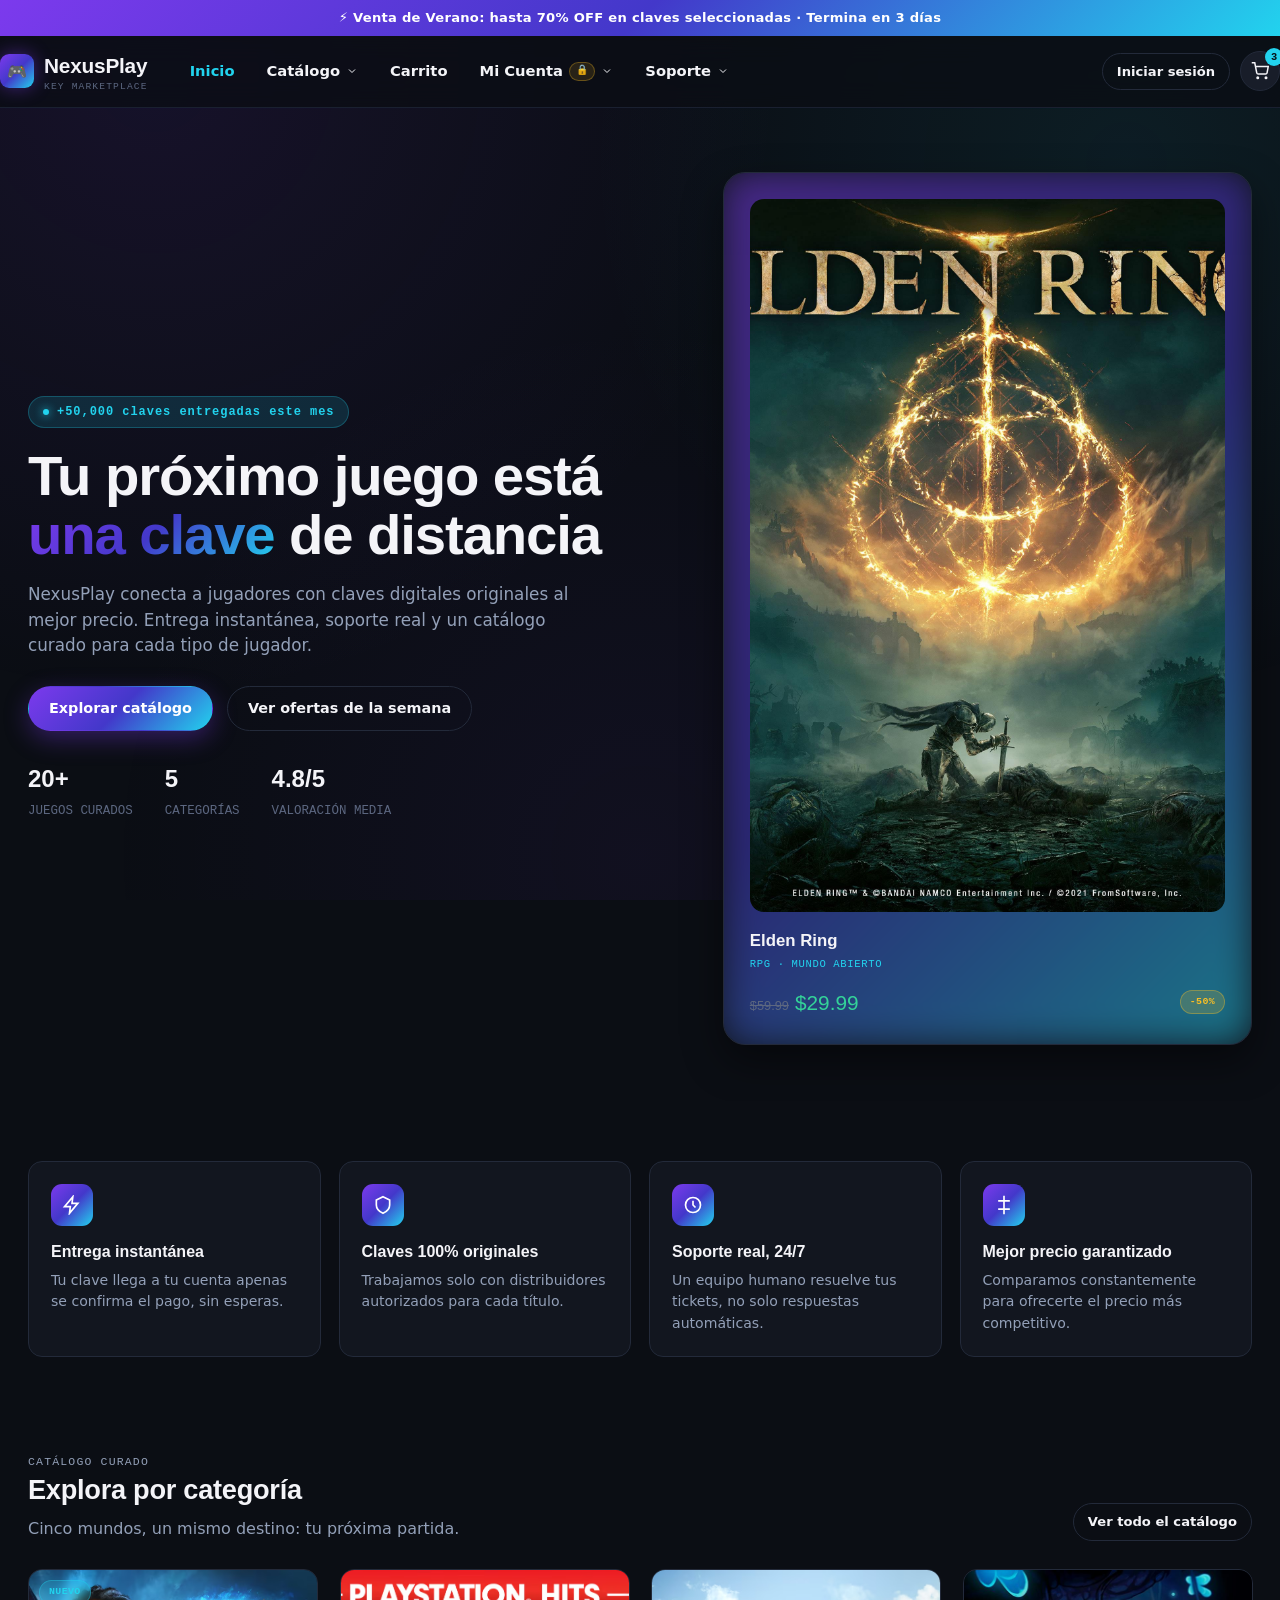
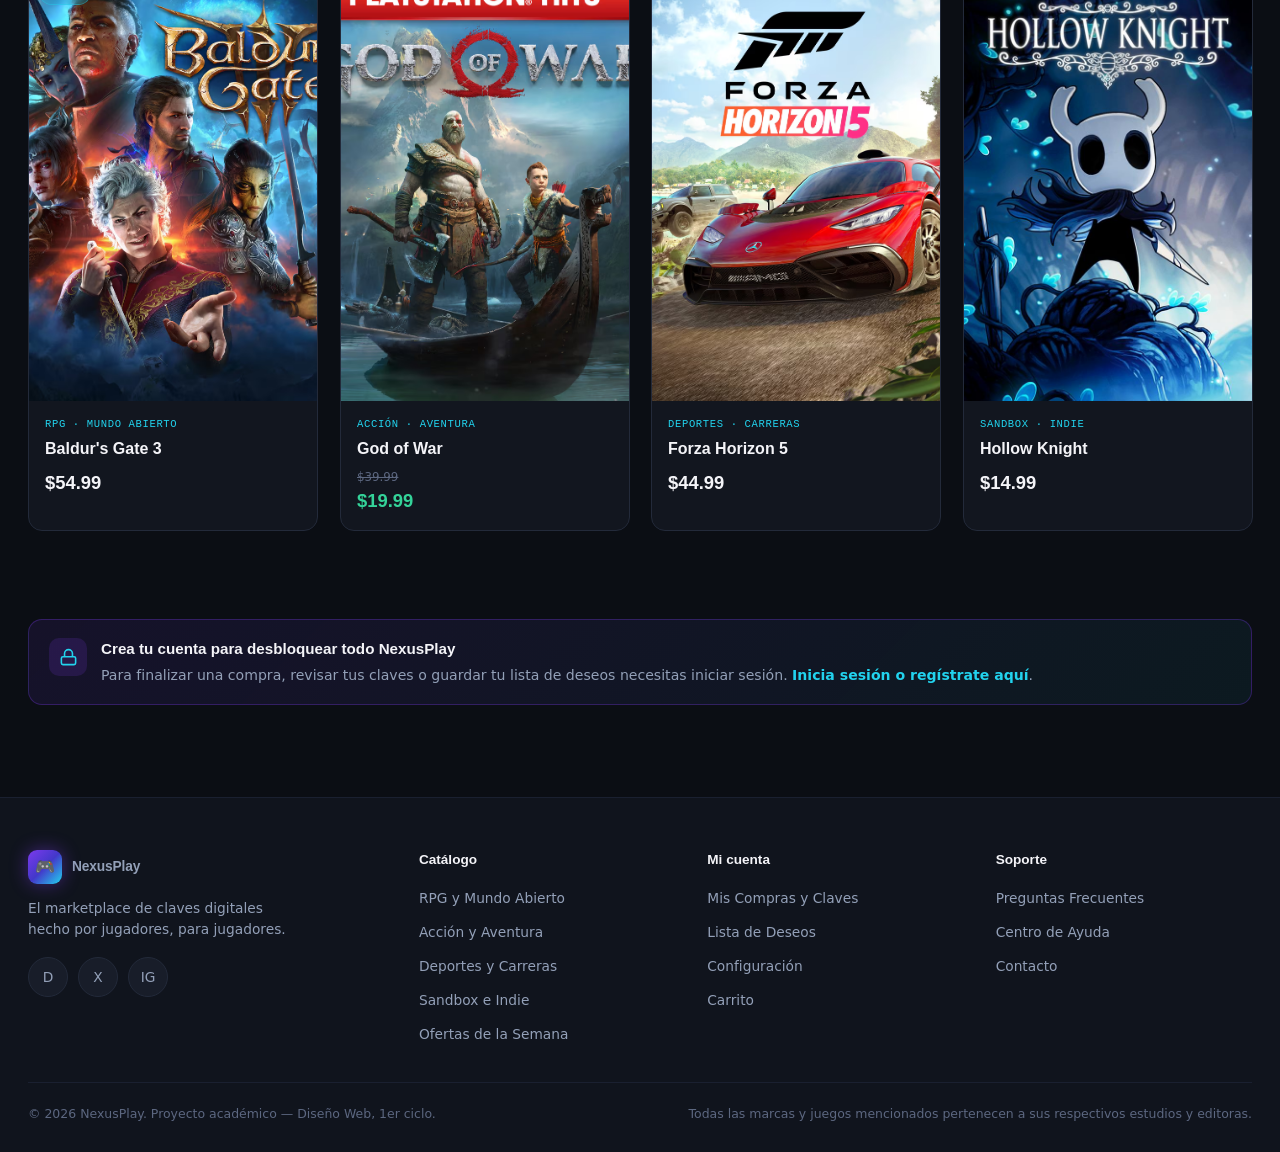
<file: index.html>
<!DOCTYPE html>
<html lang="es">
<head>
<meta charset="UTF-8">
<meta name="viewport" content="width=device-width, initial-scale=1.0">
<title>NexusPlay — Tu arsenal de claves digitales</title>
<meta name="description" content="Marketplace de claves digitales de videojuegos al mejor precio. RPG, acción, deportes, indie y más.">
<link rel="stylesheet" href="styles/main.css">
</head>
<body>

<div class="announce">⚡ Venta de Verano: hasta 70% OFF en claves seleccionadas · Termina en 3 días</div>

<header class="site-header">
  <div class="wrap nav">
    <a href="index.html" class="brand">
      <span class="mark">🎮</span>
      <span>
        NexusPlay
        <small>KEY MARKETPLACE</small>
      </span>
    </a>

    <ul class="main-nav">
      <li><a href="index.html" class="nav-link is-active">Inicio</a></li>

      <li class="has-dropdown">
        <a href="pages/productos.html" class="nav-link">
          Catálogo
          <svg width="12" height="12" viewBox="0 0 24 24" fill="none" stroke="currentColor" stroke-width="2"><path d="M6 9l6 6 6-6"/></svg>
        </a>
        <div class="dropdown">
          <a href="pages/productos.html#rpg">RPG y Mundo Abierto<span class="sub-desc">Aventuras épicas y narrativas extensas</span></a>
          <a href="pages/productos.html#accion">Acción y Aventura<span class="sub-desc">Combate, terror y adrenalina</span></a>
          <a href="pages/productos.html#deportes">Deportes y Carreras<span class="sub-desc">Simuladores y velocidad</span></a>
          <a href="pages/productos.html#indie">Sandbox e Indie<span class="sub-desc">Creatividad y experiencias únicas</span></a>
          <a href="pages/productos.html#ofertas">Ofertas de la Semana<span class="sub-desc">Descuentos por tiempo limitado</span></a>
        </div>
      </li>

      <li><a href="pages/carrito.html" class="nav-link">Carrito</a></li>

      <li class="has-dropdown">
        <a href="pages/perfil.html" class="nav-link">
          Mi Cuenta <span class="lock-tag">🔒</span>
          <svg width="12" height="12" viewBox="0 0 24 24" fill="none" stroke="currentColor" stroke-width="2"><path d="M6 9l6 6 6-6"/></svg>
        </a>
        <div class="dropdown">
          <a href="pages/perfil.html#mis-compras">Mis Compras y Claves<span class="sub-desc">Historial y códigos adquiridos</span></a>
          <a href="pages/perfil.html#lista-deseos">Lista de Deseos<span class="sub-desc">Guarda juegos para después</span></a>
          <a href="pages/perfil.html#configuracion">Configuración de Perfil<span class="sub-desc">Datos personales y seguridad</span></a>
        </div>
      </li>

      <li class="has-dropdown">
        <a href="pages/soporte.html" class="nav-link">
          Soporte
          <svg width="12" height="12" viewBox="0 0 24 24" fill="none" stroke="currentColor" stroke-width="2"><path d="M6 9l6 6 6-6"/></svg>
        </a>
        <div class="dropdown">
          <a href="pages/soporte.html#faq">Preguntas Frecuentes<span class="sub-desc">Respuestas inmediatas sin esperar</span></a>
          <a href="pages/soporte.html#ayuda">Centro de Ayuda <span class="lock-tag">🔒</span><span class="sub-desc">Tickets de soporte personalizado</span></a>
          <a href="pages/soporte.html#contacto">Contacto<span class="sub-desc">Escríbenos directamente</span></a>
        </div>
      </li>
    </ul>

    <div class="nav-actions">
      <a href="pages/perfil.html" class="btn btn-ghost btn-sm">Iniciar sesión</a>
      <a href="pages/carrito.html" class="icon-btn" aria-label="Ver carrito">
        <svg viewBox="0 0 24 24" fill="none" stroke="currentColor" stroke-width="2"><circle cx="9" cy="21" r="1"/><circle cx="20" cy="21" r="1"/><path d="M1 1h4l2.68 13.39a2 2 0 002 1.61h9.72a2 2 0 002-1.61L23 6H6"/></svg>
        <span class="badge-count">3</span>
      </a>
      <button class="menu-toggle" aria-label="Abrir menú">
        <svg viewBox="0 0 24 24" fill="none" stroke="currentColor" stroke-width="2"><path d="M3 12h18M3 6h18M3 18h18"/></svg>
      </button>
    </div>
  </div>
</header>

<div class="mobile-drawer">
  <div class="drawer-panel">
    <button class="drawer-close icon-btn" aria-label="Cerrar menú">
      <svg viewBox="0 0 24 24" fill="none" stroke="currentColor" stroke-width="2"><path d="M18 6L6 18M6 6l12 12"/></svg>
    </button>
    <ul class="main-nav">
      <li><a href="index.html" class="nav-link is-active">Inicio</a></li>
      <li class="has-dropdown">
        <a href="pages/productos.html" class="nav-link">Catálogo</a>
        <div class="dropdown">
          <a href="pages/productos.html#rpg">RPG y Mundo Abierto</a>
          <a href="pages/productos.html#accion">Acción y Aventura</a>
          <a href="pages/productos.html#deportes">Deportes y Carreras</a>
          <a href="pages/productos.html#indie">Sandbox e Indie</a>
          <a href="pages/productos.html#ofertas">Ofertas de la Semana</a>
        </div>
      </li>
      <li><a href="pages/carrito.html" class="nav-link">Carrito</a></li>
      <li class="has-dropdown">
        <a href="pages/perfil.html" class="nav-link">Mi Cuenta 🔒</a>
        <div class="dropdown">
          <a href="pages/perfil.html#mis-compras">Mis Compras y Claves</a>
          <a href="pages/perfil.html#lista-deseos">Lista de Deseos</a>
          <a href="pages/perfil.html#configuracion">Configuración de Perfil</a>
        </div>
      </li>
      <li class="has-dropdown">
        <a href="pages/soporte.html" class="nav-link">Soporte</a>
        <div class="dropdown">
          <a href="pages/soporte.html#faq">Preguntas Frecuentes</a>
          <a href="pages/soporte.html#ayuda">Centro de Ayuda 🔒</a>
          <a href="pages/soporte.html#contacto">Contacto</a>
        </div>
      </li>
    </ul>
  </div>
</div>

<main>

  <section class="hero">
    <div class="wrap hero-grid">
      <div>
        <span class="eyebrow"><span class="dot"></span> +50,000 claves entregadas este mes</span>
        <h1>Tu próximo juego está <span class="accent-text">una clave</span> de distancia</h1>
        <p class="lead">NexusPlay conecta a jugadores con claves digitales originales al mejor precio. Entrega instantánea, soporte real y un catálogo curado para cada tipo de jugador.</p>
        <div class="hero-ctas">
          <a href="pages/productos.html" class="btn btn-primary">Explorar catálogo</a>
          <a href="pages/productos.html#ofertas" class="btn btn-ghost">Ver ofertas de la semana</a>
        </div>
        <div class="hero-stats">
          <div class="stat"><strong>20+</strong><span>JUEGOS CURADOS</span></div>
          <div class="stat"><strong>5</strong><span>CATEGORÍAS</span></div>
          <div class="stat"><strong>4.8/5</strong><span>VALORACIÓN MEDIA</span></div>
        </div>
      </div>

      <div class="hero-card-zone">
        <div class="holo-card">
          <div class="holo-cover">
            <img src="images/eldenring.jpg" alt="Carátula de Elden Ring">
          </div>
          <p class="holo-title">Elden Ring</p>
          <p class="card-cat" style="margin:0;">RPG · Mundo Abierto</p>
          <div class="holo-meta">
            <div class="holo-price"><span class="old">$59.99</span>$29.99</div>
            <span class="tag tag-sale">-50%</span>
          </div>
        </div>
      </div>
    </div>
  </section>

  <section class="section-tight">
    <div class="wrap">
      <div class="value-grid">
        <div class="value-card">
          <div class="icon"><svg viewBox="0 0 24 24" fill="none" stroke="currentColor" stroke-width="2"><path d="M13 2L3 14h7l-1 8 10-12h-7l1-8z"/></svg></div>
          <h3>Entrega instantánea</h3>
          <p>Tu clave llega a tu cuenta apenas se confirma el pago, sin esperas.</p>
        </div>
        <div class="value-card">
          <div class="icon"><svg viewBox="0 0 24 24" fill="none" stroke="currentColor" stroke-width="2"><path d="M12 2l8 4v6c0 5-3.5 8-8 10-4.5-2-8-5-8-10V6l8-4z"/></svg></div>
          <h3>Claves 100% originales</h3>
          <p>Trabajamos solo con distribuidores autorizados para cada título.</p>
        </div>
        <div class="value-card">
          <div class="icon"><svg viewBox="0 0 24 24" fill="none" stroke="currentColor" stroke-width="2"><circle cx="12" cy="12" r="9"/><path d="M12 7v5l3 3"/></svg></div>
          <h3>Soporte real, 24/7</h3>
          <p>Un equipo humano resuelve tus tickets, no solo respuestas automáticas.</p>
        </div>
        <div class="value-card">
          <div class="icon"><svg viewBox="0 0 24 24" fill="none" stroke="currentColor" stroke-width="2"><path d="M12 1v22M5 7h14M5 17h14"/></svg></div>
          <h3>Mejor precio garantizado</h3>
          <p>Comparamos constantemente para ofrecerte el precio más competitivo.</p>
        </div>
      </div>
    </div>
  </section>

  <section class="section">
    <div class="wrap">
      <div class="section-head">
        <div>
          <p class="section-tag">Catálogo curado</p>
          <h2>Explora por categoría</h2>
          <p class="desc">Cinco mundos, un mismo destino: tu próxima partida.</p>
        </div>
        <a href="pages/productos.html" class="btn btn-ghost btn-sm">Ver todo el catálogo</a>
      </div>

      <div class="game-grid">

        <a href="pages/productos.html#rpg" class="game-card" data-category="rpg">
          <div class="card-glow"></div>
          <div class="card-cover">
            <img src="images/baldursgate.jpg" alt="Carátula de Baldur's Gate 3">
            <span class="card-badge"><span class="tag tag-new">NUEVO</span></span>
          </div>
          <div class="card-body">
            <p class="card-cat">RPG · Mundo Abierto</p>
            <h3 class="card-title">Baldur's Gate 3</h3>
            <div class="card-footer">
              <div class="price-block"><span class="price">$54.99</span></div>
            </div>
          </div>
        </a>

        <a href="pages/productos.html#accion" class="game-card" data-category="accion">
          <div class="card-glow"></div>
          <div class="card-cover">
            <img src="images/godofwar.jpg" alt="Carátula de God of War">
          </div>
          <div class="card-body">
            <p class="card-cat">Acción · Aventura</p>
            <h3 class="card-title">God of War</h3>
            <div class="card-footer">
              <div class="price-block"><span class="old-price">$39.99</span><span class="price on-sale">$19.99</span></div>
            </div>
          </div>
        </a>

        <a href="pages/productos.html#deportes" class="game-card" data-category="deportes">
          <div class="card-glow"></div>
          <div class="card-cover">
            <img src="images/forzahorizon5.jpg" alt="Carátula de Forza Horizon 5">
          </div>
          <div class="card-body">
            <p class="card-cat">Deportes · Carreras</p>
            <h3 class="card-title">Forza Horizon 5</h3>
            <div class="card-footer">
              <div class="price-block"><span class="price">$44.99</span></div>
            </div>
          </div>
        </a>

        <a href="pages/productos.html#indie" class="game-card" data-category="indie">
          <div class="card-glow"></div>
          <div class="card-cover">
            <img src="images/hollownight.jpg" alt="Carátula de Hollow Knight">
          </div>
          <div class="card-body">
            <p class="card-cat">Sandbox · Indie</p>
            <h3 class="card-title">Hollow Knight</h3>
            <div class="card-footer">
              <div class="price-block"><span class="price">$14.99</span></div>
            </div>
          </div>
        </a>

      </div>
    </div>
  </section>

  <section class="section-tight">
    <div class="wrap">
      <div class="auth-notice" style="margin-bottom:0;">
        <div class="icon"><svg viewBox="0 0 24 24" fill="none" stroke="currentColor" stroke-width="2"><rect x="3" y="11" width="18" height="10" rx="2"/><path d="M7 11V7a5 5 0 0110 0v4"/></svg></div>
        <div>
          <h4>Crea tu cuenta para desbloquear todo NexusPlay</h4>
          <p>Para finalizar una compra, revisar tus claves o guardar tu lista de deseos necesitas iniciar sesión. <a href="pages/perfil.html">Inicia sesión o regístrate aquí</a>.</p>
        </div>
      </div>
    </div>
  </section>

</main>

<footer class="site-footer">
  <div class="wrap">
    <div class="footer-grid">
      <div class="footer-brand">
        <a href="index.html" class="brand"><span class="mark">🎮</span><span>NexusPlay</span></a>
        <p>El marketplace de claves digitales hecho por jugadores, para jugadores.</p>
        <div class="footer-social">
          <a href="#" class="icon-btn" aria-label="Discord">D</a>
          <a href="#" class="icon-btn" aria-label="X / Twitter">X</a>
          <a href="#" class="icon-btn" aria-label="Instagram">IG</a>
        </div>
      </div>
      <div>
        <h4>Catálogo</h4>
        <ul>
          <li><a href="pages/productos.html#rpg">RPG y Mundo Abierto</a></li>
          <li><a href="pages/productos.html#accion">Acción y Aventura</a></li>
          <li><a href="pages/productos.html#deportes">Deportes y Carreras</a></li>
          <li><a href="pages/productos.html#indie">Sandbox e Indie</a></li>
          <li><a href="pages/productos.html#ofertas">Ofertas de la Semana</a></li>
        </ul>
      </div>
      <div>
        <h4>Mi cuenta</h4>
        <ul>
          <li><a href="pages/perfil.html#mis-compras">Mis Compras y Claves</a></li>
          <li><a href="pages/perfil.html#lista-deseos">Lista de Deseos</a></li>
          <li><a href="pages/perfil.html#configuracion">Configuración</a></li>
          <li><a href="pages/carrito.html">Carrito</a></li>
        </ul>
      </div>
      <div>
        <h4>Soporte</h4>
        <ul>
          <li><a href="pages/soporte.html#faq">Preguntas Frecuentes</a></li>
          <li><a href="pages/soporte.html#ayuda">Centro de Ayuda</a></li>
          <li><a href="pages/soporte.html#contacto">Contacto</a></li>
        </ul>
      </div>
    </div>
    <div class="footer-bottom">
      <span>© 2026 NexusPlay. Proyecto académico — Diseño Web, 1er ciclo.</span>
      <span>Todas las marcas y juegos mencionados pertenecen a sus respectivos estudios y editoras.</span>
    </div>
  </div>
</footer>

<div class="toast">
  <span class="icon"><svg viewBox="0 0 24 24" fill="none" stroke="currentColor" stroke-width="3"><path d="M20 6L9 17l-5-5"/></svg></span>
  <div><strong>Añadido al carrito</strong><span>Producto agregado correctamente</span></div>
</div>

<script src="scripts/main.js"></script>
</body>
</html>
</file>
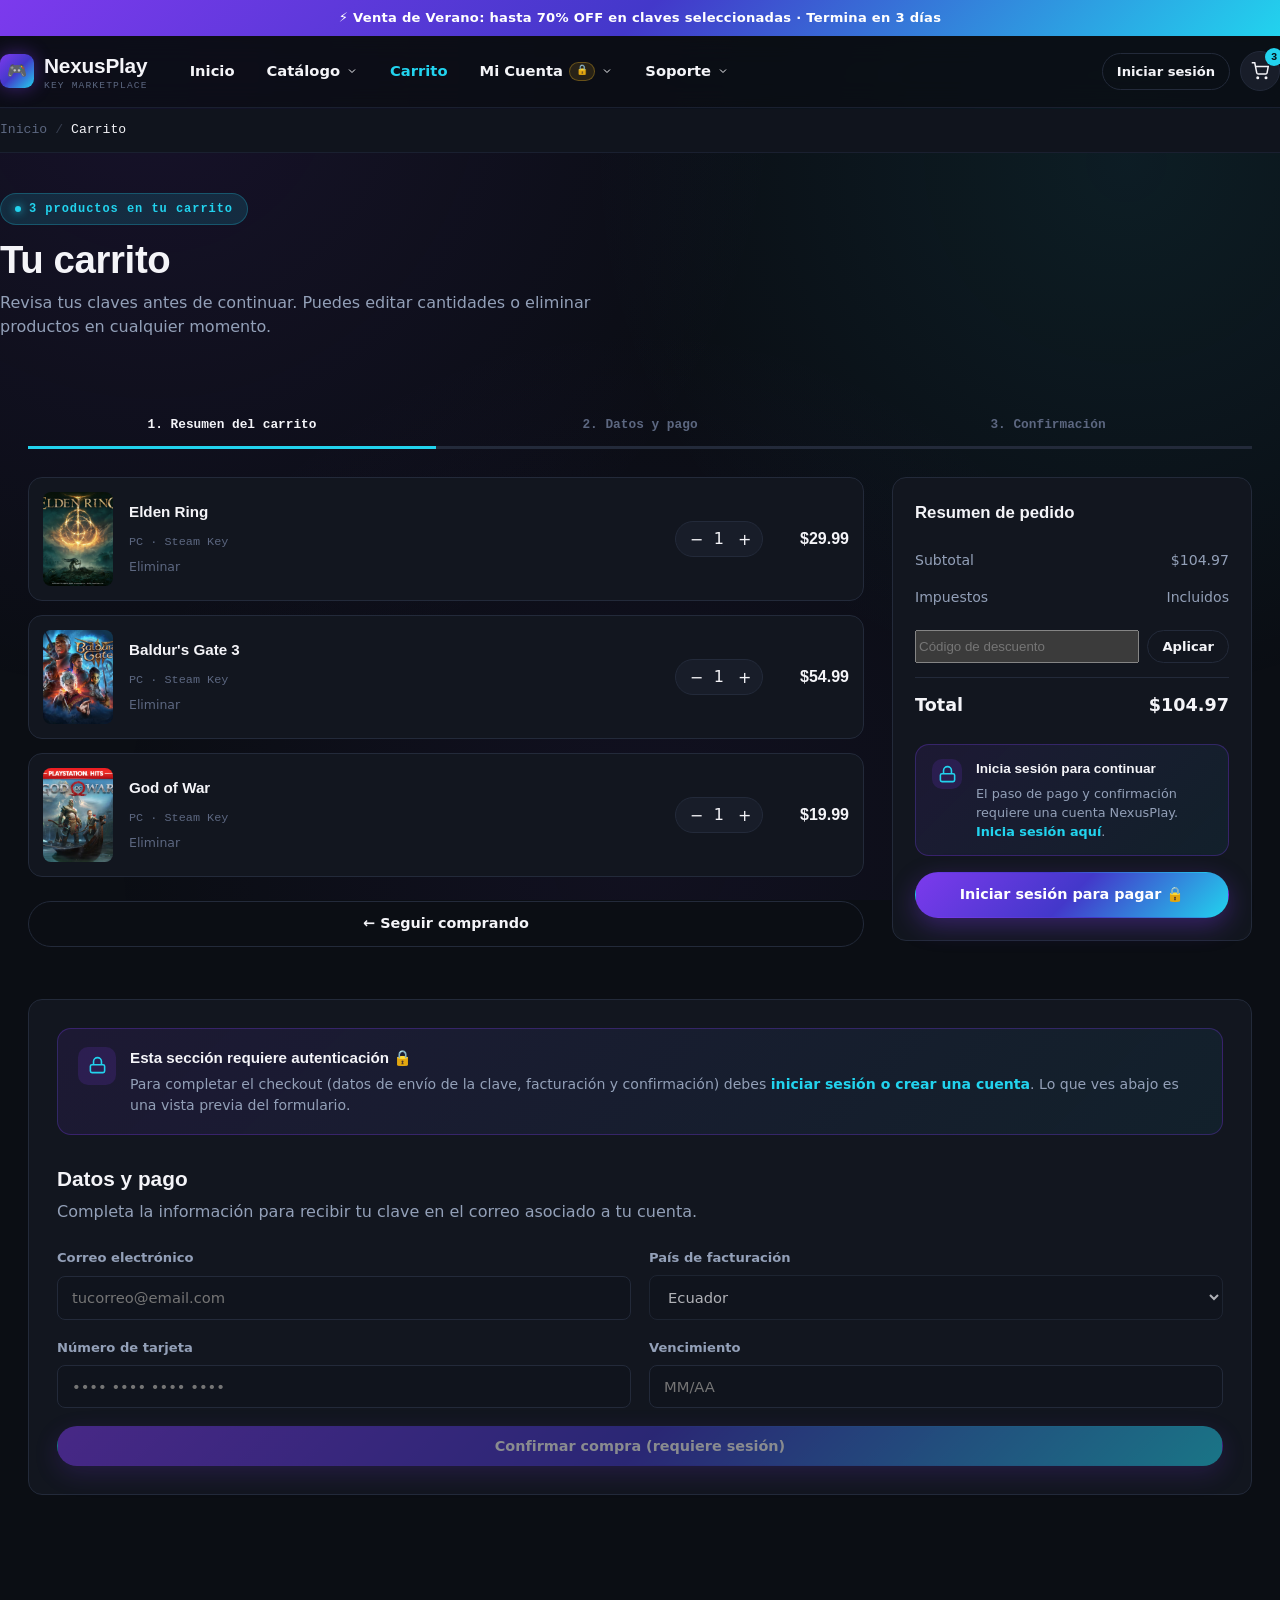
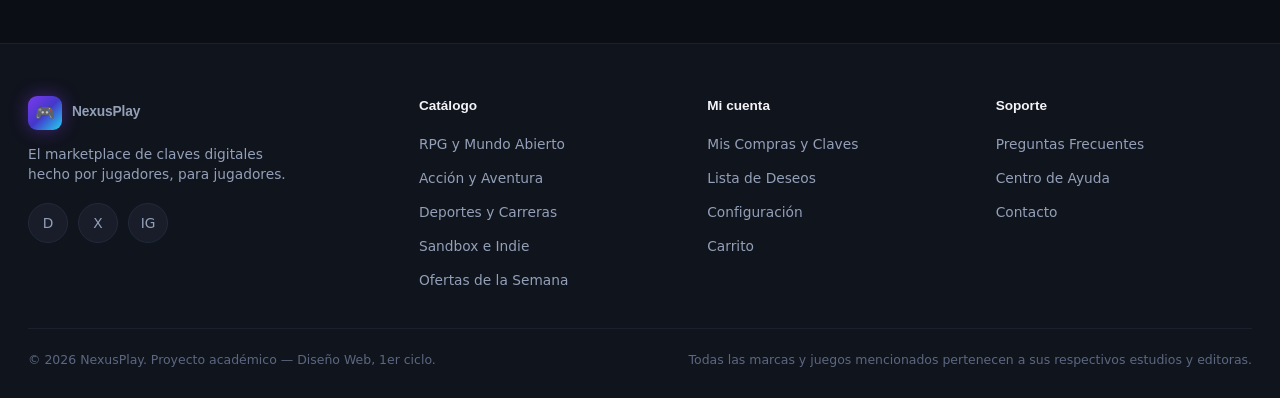
<file: pages/carrito.html>
<!DOCTYPE html>
<html lang="es">
<head>
<meta charset="UTF-8">
<meta name="viewport" content="width=device-width, initial-scale=1.0">
<title>Carrito de Compras | NexusPlay</title>
<link rel="stylesheet" href="../styles/main.css">
</head>
<body>

<div class="announce">⚡ Venta de Verano: hasta 70% OFF en claves seleccionadas · Termina en 3 días</div>

<header class="site-header">
  <div class="wrap nav">
    <a href="../index.html" class="brand">
      <span class="mark">🎮</span>
      <span>NexusPlay<small>KEY MARKETPLACE</small></span>
    </a>

    <ul class="main-nav">
      <li><a href="../index.html" class="nav-link">Inicio</a></li>
      <li class="has-dropdown">
        <a href="productos.html" class="nav-link">
          Catálogo
          <svg width="12" height="12" viewBox="0 0 24 24" fill="none" stroke="currentColor" stroke-width="2"><path d="M6 9l6 6 6-6"/></svg>
        </a>
        <div class="dropdown">
          <a href="productos.html#rpg">RPG y Mundo Abierto<span class="sub-desc">Aventuras épicas y narrativas extensas</span></a>
          <a href="productos.html#accion">Acción y Aventura<span class="sub-desc">Combate, terror y adrenalina</span></a>
          <a href="productos.html#deportes">Deportes y Carreras<span class="sub-desc">Simuladores y velocidad</span></a>
          <a href="productos.html#indie">Sandbox e Indie<span class="sub-desc">Creatividad y experiencias únicas</span></a>
          <a href="productos.html#ofertas">Ofertas de la Semana<span class="sub-desc">Descuentos por tiempo limitado</span></a>
        </div>
      </li>
      <li><a href="carrito.html" class="nav-link is-active">Carrito</a></li>
      <li class="has-dropdown">
        <a href="perfil.html" class="nav-link">
          Mi Cuenta <span class="lock-tag">🔒</span>
          <svg width="12" height="12" viewBox="0 0 24 24" fill="none" stroke="currentColor" stroke-width="2"><path d="M6 9l6 6 6-6"/></svg>
        </a>
        <div class="dropdown">
          <a href="perfil.html#mis-compras">Mis Compras y Claves<span class="sub-desc">Historial y códigos adquiridos</span></a>
          <a href="perfil.html#lista-deseos">Lista de Deseos<span class="sub-desc">Guarda juegos para después</span></a>
          <a href="perfil.html#configuracion">Configuración de Perfil<span class="sub-desc">Datos personales y seguridad</span></a>
        </div>
      </li>
      <li class="has-dropdown">
        <a href="soporte.html" class="nav-link">
          Soporte
          <svg width="12" height="12" viewBox="0 0 24 24" fill="none" stroke="currentColor" stroke-width="2"><path d="M6 9l6 6 6-6"/></svg>
        </a>
        <div class="dropdown">
          <a href="soporte.html#faq">Preguntas Frecuentes<span class="sub-desc">Respuestas inmediatas sin esperar</span></a>
          <a href="soporte.html#ayuda">Centro de Ayuda <span class="lock-tag">🔒</span><span class="sub-desc">Tickets de soporte personalizado</span></a>
          <a href="soporte.html#contacto">Contacto<span class="sub-desc">Escríbenos directamente</span></a>
        </div>
      </li>
    </ul>

    <div class="nav-actions">
      <a href="perfil.html" class="btn btn-ghost btn-sm">Iniciar sesión</a>
      <a href="carrito.html" class="icon-btn" aria-label="Ver carrito">
        <svg viewBox="0 0 24 24" fill="none" stroke="currentColor" stroke-width="2"><circle cx="9" cy="21" r="1"/><circle cx="20" cy="21" r="1"/><path d="M1 1h4l2.68 13.39a2 2 0 002 1.61h9.72a2 2 0 002-1.61L23 6H6"/></svg>
        <span class="badge-count">3</span>
      </a>
      <button class="menu-toggle" aria-label="Abrir menú">
        <svg viewBox="0 0 24 24" fill="none" stroke="currentColor" stroke-width="2"><path d="M3 12h18M3 6h18M3 18h18"/></svg>
      </button>
    </div>
  </div>
</header>

<div class="mobile-drawer">
  <div class="drawer-panel">
    <button class="drawer-close icon-btn" aria-label="Cerrar menú">
      <svg viewBox="0 0 24 24" fill="none" stroke="currentColor" stroke-width="2"><path d="M18 6L6 18M6 6l12 12"/></svg>
    </button>
    <ul class="main-nav">
      <li><a href="../index.html" class="nav-link">Inicio</a></li>
      <li class="has-dropdown">
        <a href="productos.html" class="nav-link">Catálogo</a>
        <div class="dropdown">
          <a href="productos.html#rpg">RPG y Mundo Abierto</a>
          <a href="productos.html#accion">Acción y Aventura</a>
          <a href="productos.html#deportes">Deportes y Carreras</a>
          <a href="productos.html#indie">Sandbox e Indie</a>
          <a href="productos.html#ofertas">Ofertas de la Semana</a>
        </div>
      </li>
      <li><a href="carrito.html" class="nav-link is-active">Carrito</a></li>
      <li class="has-dropdown">
        <a href="perfil.html" class="nav-link">Mi Cuenta 🔒</a>
        <div class="dropdown">
          <a href="perfil.html#mis-compras">Mis Compras y Claves</a>
          <a href="perfil.html#lista-deseos">Lista de Deseos</a>
          <a href="perfil.html#configuracion">Configuración de Perfil</a>
        </div>
      </li>
      <li class="has-dropdown">
        <a href="soporte.html" class="nav-link">Soporte</a>
        <div class="dropdown">
          <a href="soporte.html#faq">Preguntas Frecuentes</a>
          <a href="soporte.html#ayuda">Centro de Ayuda 🔒</a>
          <a href="soporte.html#contacto">Contacto</a>
        </div>
      </li>
    </ul>
  </div>
</div>

<div class="breadcrumb-bar">
  <div class="wrap breadcrumb">
    <a href="../index.html">Inicio</a><span class="sep">/</span><span class="current">Carrito</span>
  </div>
</div>

<main>
  <div class="page-header wrap">
    <span class="eyebrow"><span class="dot"></span> 3 productos en tu carrito</span>
    <h1>Tu carrito</h1>
    <p>Revisa tus claves antes de continuar. Puedes editar cantidades o eliminar productos en cualquier momento.</p>
  </div>

  <section class="section">
    <div class="wrap">

      <div id="resumen" class="checkout-steps">
        <div class="step is-active">1. Resumen del carrito</div>
        <div class="step" id="checkout">2. Datos y pago</div>
        <div class="step">3. Confirmación</div>
      </div>

      <div class="cart-layout">

        <div class="cart-list">

          <div class="cart-item" data-unit-price="29.99">
            <img src="../images/eldenring.jpg" alt="Elden Ring">
            <div>
              <h4>Elden Ring</h4>
              <span class="plat">PC · Steam Key</span><br>
              <a href="#" class="remove-x">Eliminar</a>
            </div>
            <div class="qty-control">
              <button class="qty-minus" aria-label="Reducir cantidad">−</button>
              <span class="qty-display">1</span>
              <button class="qty-plus" aria-label="Aumentar cantidad">+</button>
            </div>
            <span class="line-price">$29.99</span>
          </div>

          <div class="cart-item" data-unit-price="54.99">
            <img src="../images/baldursgate.jpg" alt="Baldur's Gate 3">
            <div>
              <h4>Baldur's Gate 3</h4>
              <span class="plat">PC · Steam Key</span><br>
              <a href="#" class="remove-x">Eliminar</a>
            </div>
            <div class="qty-control">
              <button class="qty-minus" aria-label="Reducir cantidad">−</button>
              <span class="qty-display">1</span>
              <button class="qty-plus" aria-label="Aumentar cantidad">+</button>
            </div>
            <span class="line-price">$54.99</span>
          </div>

          <div class="cart-item" data-unit-price="19.99">
            <img src="../images/godofwar.jpg" alt="God of War">
            <div>
              <h4>God of War</h4>
              <span class="plat">PC · Steam Key</span><br>
              <a href="#" class="remove-x">Eliminar</a>
            </div>
            <div class="qty-control">
              <button class="qty-minus" aria-label="Reducir cantidad">−</button>
              <span class="qty-display">1</span>
              <button class="qty-plus" aria-label="Aumentar cantidad">+</button>
            </div>
            <span class="line-price">$19.99</span>
          </div>

          <a href="productos.html" class="btn btn-ghost" style="margin-top:10px;">← Seguir comprando</a>
        </div>

        <aside class="summary-box">
          <h3>Resumen de pedido</h3>
          <div class="summary-row"><span>Subtotal</span><span data-summary="subtotal">$104.97</span></div>
          <div class="summary-row"><span>Impuestos</span><span>Incluidos</span></div>
          <div class="promo-row">
            <input type="text" placeholder="Código de descuento">
            <button class="btn btn-ghost btn-sm">Aplicar</button>
          </div>
          <div class="summary-row total"><span>Total</span><span data-summary="total">$104.97</span></div>

          <div class="auth-notice" style="margin: 18px 0 0; padding: 14px 16px;">
            <div class="icon" style="width:30px;height:30px;"><svg viewBox="0 0 24 24" fill="none" stroke="currentColor" stroke-width="2"><rect x="3" y="11" width="18" height="10" rx="2"/><path d="M7 11V7a5 5 0 0110 0v4"/></svg></div>
            <div>
              <h4 style="font-size:0.85rem;">Inicia sesión para continuar</h4>
              <p style="font-size:0.8rem;">El paso de pago y confirmación requiere una cuenta NexusPlay. <a href="perfil.html">Inicia sesión aquí</a>.</p>
            </div>
          </div>

          <a href="perfil.html" class="btn btn-primary btn-block" style="margin-top:16px;">Iniciar sesión para pagar 🔒</a>
        </aside>
      </div>

      <div class="section-tight">
        <div class="content-panel" style="margin-top: 20px; position: relative;">
          <div class="auth-notice">
            <div class="icon"><svg viewBox="0 0 24 24" fill="none" stroke="currentColor" stroke-width="2"><rect x="3" y="11" width="18" height="10" rx="2"/><path d="M7 11V7a5 5 0 0110 0v4"/></svg></div>
            <div>
              <h4>Esta sección requiere autenticación 🔒</h4>
              <p>Para completar el checkout (datos de envío de la clave, facturación y confirmación) debes <a href="perfil.html">iniciar sesión o crear una cuenta</a>. Lo que ves abajo es una vista previa del formulario.</p>
            </div>
          </div>

          <h2>Datos y pago</h2>
          <p class="panel-desc">Completa la información para recibir tu clave en el correo asociado a tu cuenta.</p>

          <form class="form-grid" onsubmit="event.preventDefault();">
            <div class="form-row">
              <div class="field">
                <label for="email">Correo electrónico</label>
                <input id="email" type="email" placeholder="tucorreo@email.com" disabled>
              </div>
              <div class="field">
                <label for="pais">País de facturación</label>
                <select id="pais" disabled>
                  <option>Ecuador</option>
                  <option>Perú</option>
                  <option>Colombia</option>
                  <option>México</option>
                </select>
              </div>
            </div>
            <div class="form-row">
              <div class="field">
                <label for="tarjeta">Número de tarjeta</label>
                <input id="tarjeta" type="text" placeholder="•••• •••• •••• ••••" disabled>
              </div>
              <div class="field">
                <label for="venc">Vencimiento</label>
                <input id="venc" type="text" placeholder="MM/AA" disabled>
              </div>
            </div>
            <button class="btn btn-primary" disabled style="opacity:0.5;">Confirmar compra (requiere sesión)</button>
          </form>
        </div>
      </div>

    </div>
  </section>
</main>

<footer class="site-footer">
  <div class="wrap">
    <div class="footer-grid">
      <div class="footer-brand">
        <a href="../index.html" class="brand"><span class="mark">🎮</span><span>NexusPlay</span></a>
        <p>El marketplace de claves digitales hecho por jugadores, para jugadores.</p>
        <div class="footer-social">
          <a href="#" class="icon-btn" aria-label="Discord">D</a>
          <a href="#" class="icon-btn" aria-label="X / Twitter">X</a>
          <a href="#" class="icon-btn" aria-label="Instagram">IG</a>
        </div>
      </div>
      <div>
        <h4>Catálogo</h4>
        <ul>
          <li><a href="productos.html#rpg">RPG y Mundo Abierto</a></li>
          <li><a href="productos.html#accion">Acción y Aventura</a></li>
          <li><a href="productos.html#deportes">Deportes y Carreras</a></li>
          <li><a href="productos.html#indie">Sandbox e Indie</a></li>
          <li><a href="productos.html#ofertas">Ofertas de la Semana</a></li>
        </ul>
      </div>
      <div>
        <h4>Mi cuenta</h4>
        <ul>
          <li><a href="perfil.html#mis-compras">Mis Compras y Claves</a></li>
          <li><a href="perfil.html#lista-deseos">Lista de Deseos</a></li>
          <li><a href="perfil.html#configuracion">Configuración</a></li>
          <li><a href="carrito.html">Carrito</a></li>
        </ul>
      </div>
      <div>
        <h4>Soporte</h4>
        <ul>
          <li><a href="soporte.html#faq">Preguntas Frecuentes</a></li>
          <li><a href="soporte.html#ayuda">Centro de Ayuda</a></li>
          <li><a href="soporte.html#contacto">Contacto</a></li>
        </ul>
      </div>
    </div>
    <div class="footer-bottom">
      <span>© 2026 NexusPlay. Proyecto académico — Diseño Web, 1er ciclo.</span>
      <span>Todas las marcas y juegos mencionados pertenecen a sus respectivos estudios y editoras.</span>
    </div>
  </div>
</footer>

<script src="../scripts/main.js"></script>
</body>
</html>
</file>
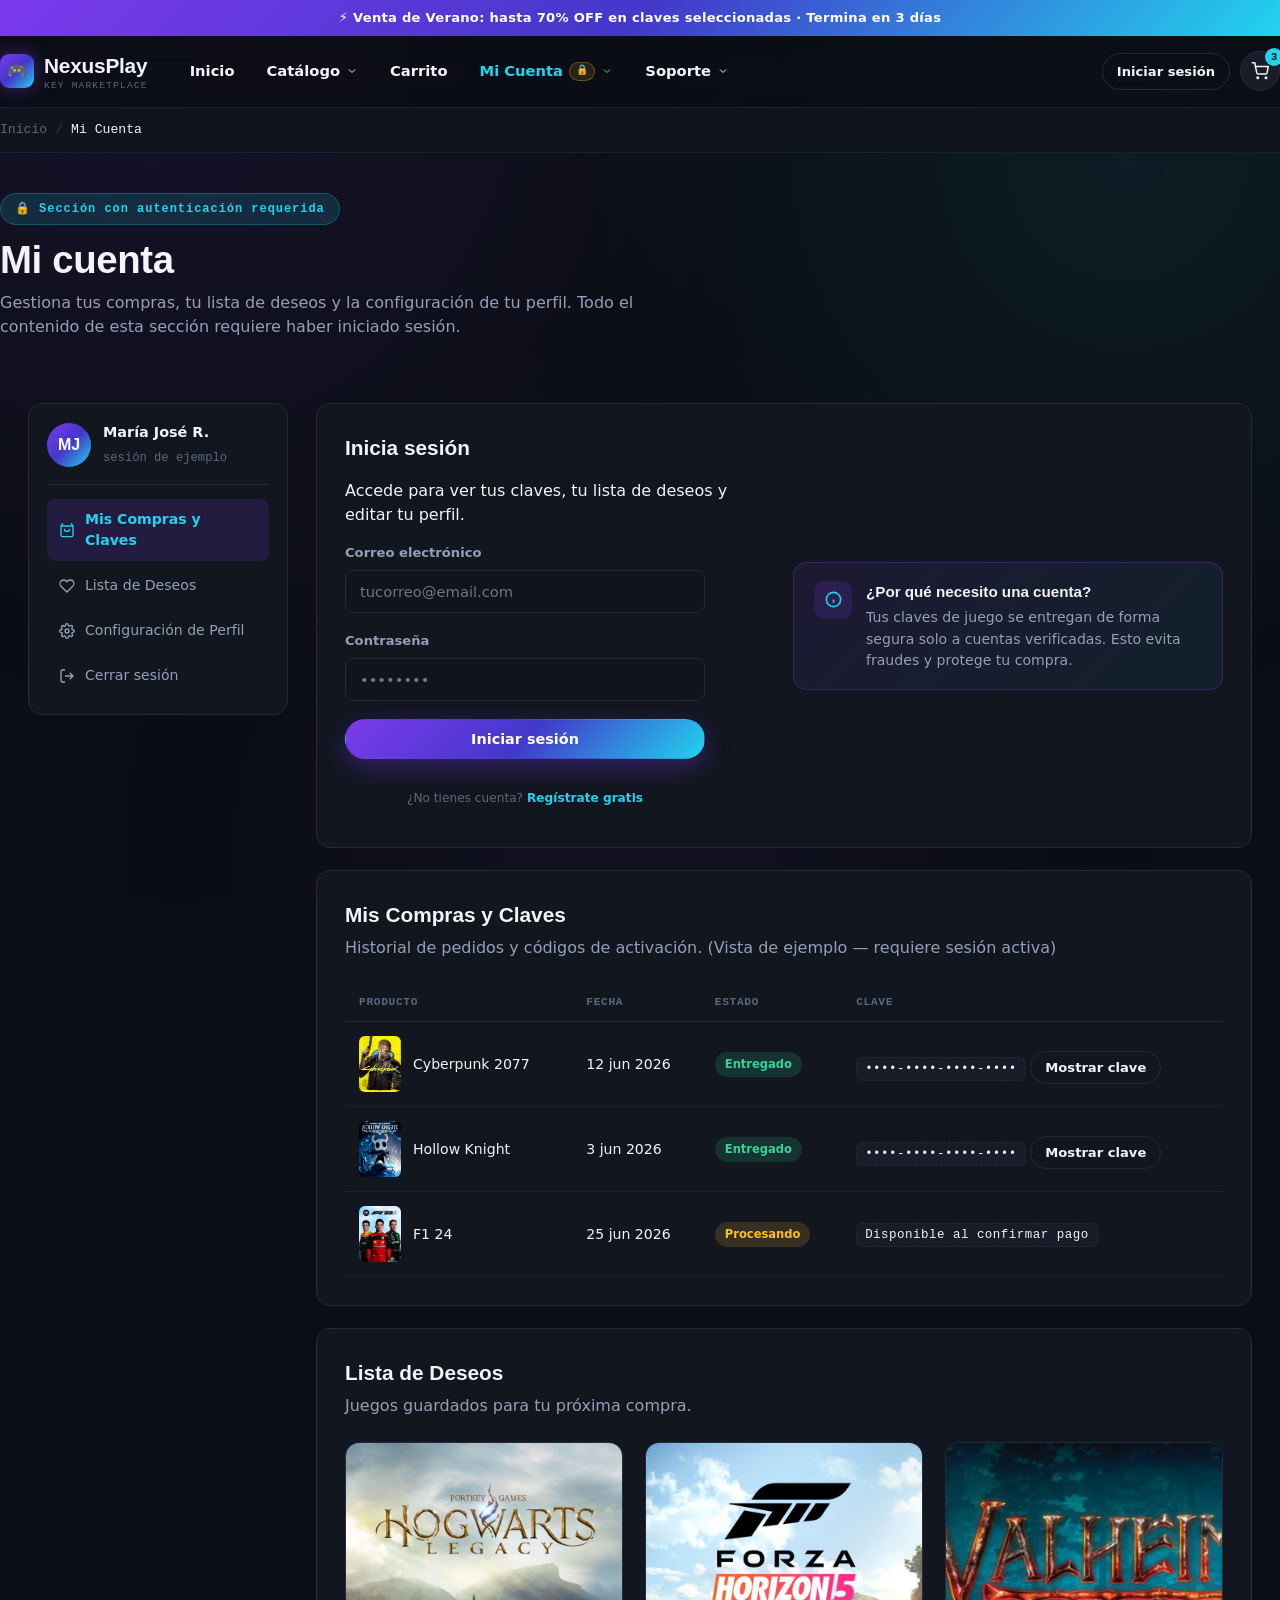
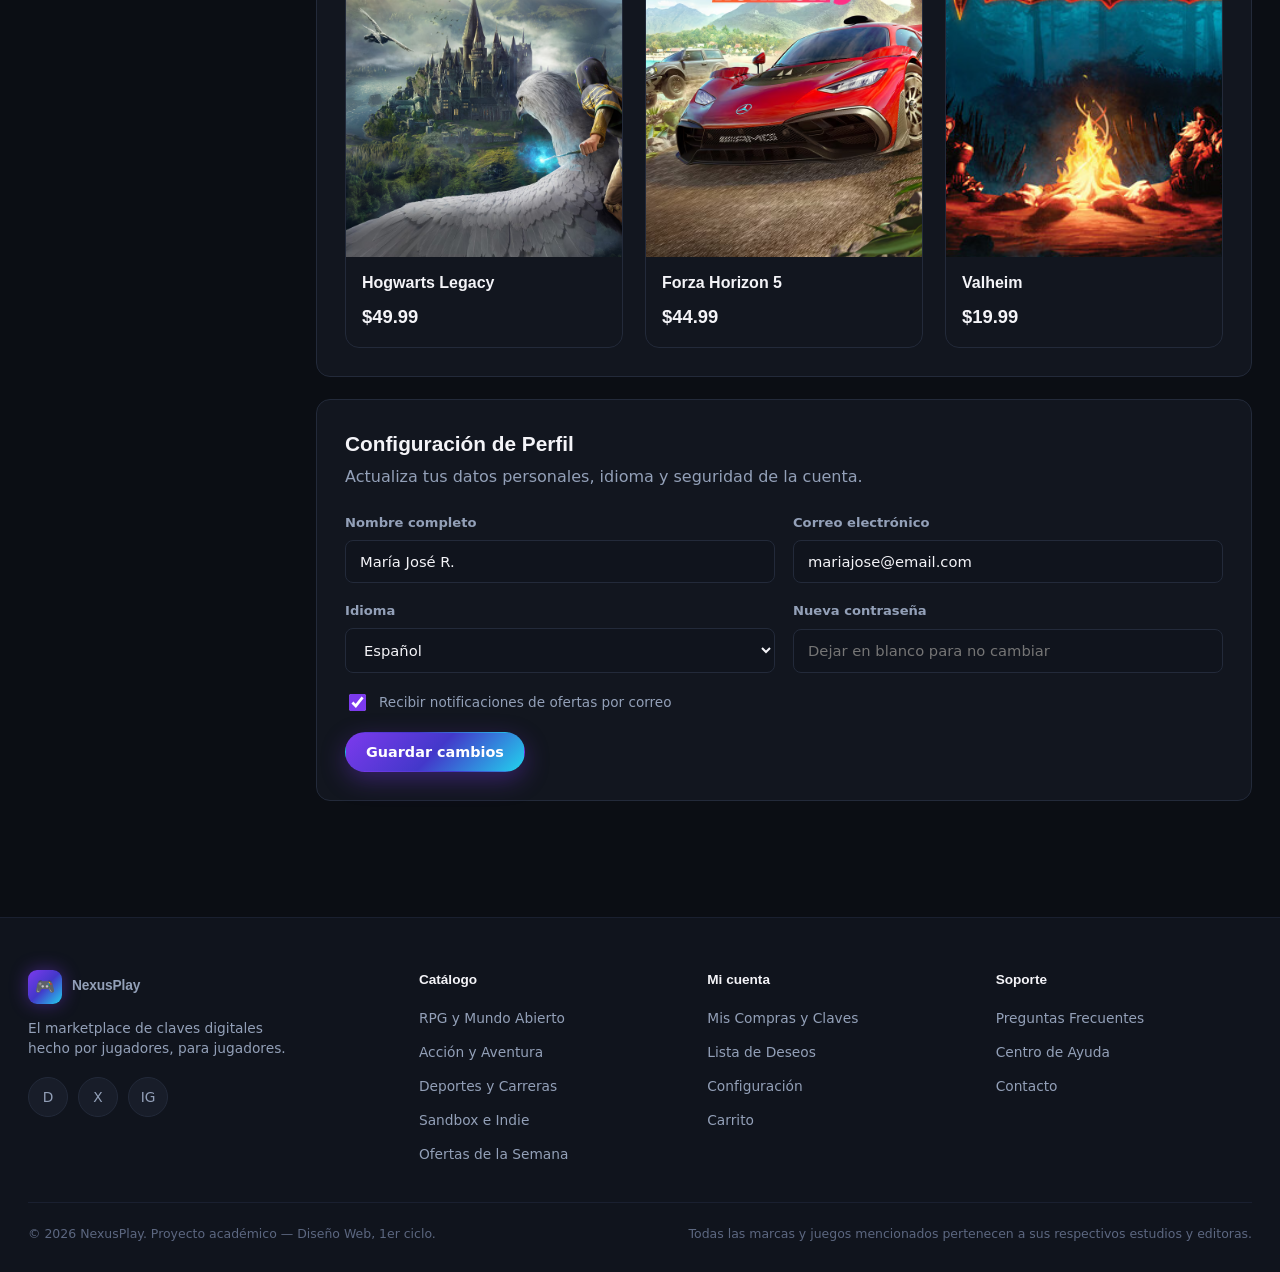
<file: pages/perfil.html>
<!DOCTYPE html>
<html lang="es">
<head>
<meta charset="UTF-8">
<meta name="viewport" content="width=device-width, initial-scale=1.0">
<title>Mi Cuenta | NexusPlay</title>
<link rel="stylesheet" href="../styles/main.css">
</head>
<body>

<div class="announce">⚡ Venta de Verano: hasta 70% OFF en claves seleccionadas · Termina en 3 días</div>

<header class="site-header">
  <div class="wrap nav">
    <a href="../index.html" class="brand">
      <span class="mark">🎮</span>
      <span>NexusPlay<small>KEY MARKETPLACE</small></span>
    </a>

    <ul class="main-nav">
      <li><a href="../index.html" class="nav-link">Inicio</a></li>
      <li class="has-dropdown">
        <a href="productos.html" class="nav-link">
          Catálogo
          <svg width="12" height="12" viewBox="0 0 24 24" fill="none" stroke="currentColor" stroke-width="2"><path d="M6 9l6 6 6-6"/></svg>
        </a>
        <div class="dropdown">
          <a href="productos.html#rpg">RPG y Mundo Abierto<span class="sub-desc">Aventuras épicas y narrativas extensas</span></a>
          <a href="productos.html#accion">Acción y Aventura<span class="sub-desc">Combate, terror y adrenalina</span></a>
          <a href="productos.html#deportes">Deportes y Carreras<span class="sub-desc">Simuladores y velocidad</span></a>
          <a href="productos.html#indie">Sandbox e Indie<span class="sub-desc">Creatividad y experiencias únicas</span></a>
          <a href="productos.html#ofertas">Ofertas de la Semana<span class="sub-desc">Descuentos por tiempo limitado</span></a>
        </div>
      </li>
      <li><a href="carrito.html" class="nav-link">Carrito</a></li>
      <li class="has-dropdown">
        <a href="perfil.html" class="nav-link is-active">
          Mi Cuenta <span class="lock-tag">🔒</span>
          <svg width="12" height="12" viewBox="0 0 24 24" fill="none" stroke="currentColor" stroke-width="2"><path d="M6 9l6 6 6-6"/></svg>
        </a>
        <div class="dropdown">
          <a href="perfil.html#mis-compras">Mis Compras y Claves<span class="sub-desc">Historial y códigos adquiridos</span></a>
          <a href="perfil.html#lista-deseos">Lista de Deseos<span class="sub-desc">Guarda juegos para después</span></a>
          <a href="perfil.html#configuracion">Configuración de Perfil<span class="sub-desc">Datos personales y seguridad</span></a>
        </div>
      </li>
      <li class="has-dropdown">
        <a href="soporte.html" class="nav-link">
          Soporte
          <svg width="12" height="12" viewBox="0 0 24 24" fill="none" stroke="currentColor" stroke-width="2"><path d="M6 9l6 6 6-6"/></svg>
        </a>
        <div class="dropdown">
          <a href="soporte.html#faq">Preguntas Frecuentes<span class="sub-desc">Respuestas inmediatas sin esperar</span></a>
          <a href="soporte.html#ayuda">Centro de Ayuda <span class="lock-tag">🔒</span><span class="sub-desc">Tickets de soporte personalizado</span></a>
          <a href="soporte.html#contacto">Contacto<span class="sub-desc">Escríbenos directamente</span></a>
        </div>
      </li>
    </ul>

    <div class="nav-actions">
      <a href="perfil.html" class="btn btn-ghost btn-sm">Iniciar sesión</a>
      <a href="carrito.html" class="icon-btn" aria-label="Ver carrito">
        <svg viewBox="0 0 24 24" fill="none" stroke="currentColor" stroke-width="2"><circle cx="9" cy="21" r="1"/><circle cx="20" cy="21" r="1"/><path d="M1 1h4l2.68 13.39a2 2 0 002 1.61h9.72a2 2 0 002-1.61L23 6H6"/></svg>
        <span class="badge-count">3</span>
      </a>
      <button class="menu-toggle" aria-label="Abrir menú">
        <svg viewBox="0 0 24 24" fill="none" stroke="currentColor" stroke-width="2"><path d="M3 12h18M3 6h18M3 18h18"/></svg>
      </button>
    </div>
  </div>
</header>

<div class="mobile-drawer">
  <div class="drawer-panel">
    <button class="drawer-close icon-btn" aria-label="Cerrar menú">
      <svg viewBox="0 0 24 24" fill="none" stroke="currentColor" stroke-width="2"><path d="M18 6L6 18M6 6l12 12"/></svg>
    </button>
    <ul class="main-nav">
      <li><a href="../index.html" class="nav-link">Inicio</a></li>
      <li class="has-dropdown">
        <a href="productos.html" class="nav-link">Catálogo</a>
        <div class="dropdown">
          <a href="productos.html#rpg">RPG y Mundo Abierto</a>
          <a href="productos.html#accion">Acción y Aventura</a>
          <a href="productos.html#deportes">Deportes y Carreras</a>
          <a href="productos.html#indie">Sandbox e Indie</a>
          <a href="productos.html#ofertas">Ofertas de la Semana</a>
        </div>
      </li>
      <li><a href="carrito.html" class="nav-link">Carrito</a></li>
      <li class="has-dropdown">
        <a href="perfil.html" class="nav-link is-active">Mi Cuenta 🔒</a>
        <div class="dropdown">
          <a href="perfil.html#mis-compras">Mis Compras y Claves</a>
          <a href="perfil.html#lista-deseos">Lista de Deseos</a>
          <a href="perfil.html#configuracion">Configuración de Perfil</a>
        </div>
      </li>
      <li class="has-dropdown">
        <a href="soporte.html" class="nav-link">Soporte</a>
        <div class="dropdown">
          <a href="soporte.html#faq">Preguntas Frecuentes</a>
          <a href="soporte.html#ayuda">Centro de Ayuda 🔒</a>
          <a href="soporte.html#contacto">Contacto</a>
        </div>
      </li>
    </ul>
  </div>
</div>

<div class="breadcrumb-bar">
  <div class="wrap breadcrumb">
    <a href="../index.html">Inicio</a><span class="sep">/</span><span class="current">Mi Cuenta</span>
  </div>
</div>

<main>
  <div class="page-header wrap">
    <span class="eyebrow">🔒 Sección con autenticación requerida</span>
    <h1>Mi cuenta</h1>
    <p>Gestiona tus compras, tu lista de deseos y la configuración de tu perfil. Todo el contenido de esta sección requiere haber iniciado sesión.</p>
  </div>

  <section class="section">
    <div class="wrap layout-2col">

      <aside class="side-panel">
        <div class="user-mini">
          <div class="user-avatar">MJ</div>
          <div>
            <strong>María José R.</strong>
            <span>sesión de ejemplo</span>
          </div>
        </div>
        <ul class="side-nav">
          <li><a href="#mis-compras" class="is-active"><svg viewBox="0 0 24 24" fill="none" stroke="currentColor" stroke-width="2"><path d="M6 2L3 6v14a2 2 0 002 2h14a2 2 0 002-2V6l-3-4"/><path d="M3 6h18M16 10a4 4 0 01-8 0"/></svg>Mis Compras y Claves</a></li>
          <li><a href="#lista-deseos"><svg viewBox="0 0 24 24" fill="none" stroke="currentColor" stroke-width="2"><path d="M20.8 4.6a5.5 5.5 0 00-7.8 0L12 5.6l-1-1a5.5 5.5 0 10-7.8 7.8l1 1L12 21l7.8-7.8 1-1a5.5 5.5 0 000-7.8z"/></svg>Lista de Deseos</a></li>
          <li><a href="#configuracion"><svg viewBox="0 0 24 24" fill="none" stroke="currentColor" stroke-width="2"><circle cx="12" cy="12" r="3"/><path d="M19.4 15a1.65 1.65 0 00.33 1.82l.06.06a2 2 0 11-2.83 2.83l-.06-.06a1.65 1.65 0 00-1.82-.33 1.65 1.65 0 00-1 1.51V21a2 2 0 11-4 0v-.09a1.65 1.65 0 00-1-1.51 1.65 1.65 0 00-1.82.33l-.06.06a2 2 0 11-2.83-2.83l.06-.06a1.65 1.65 0 00.33-1.82 1.65 1.65 0 00-1.51-1H3a2 2 0 110-4h.09a1.65 1.65 0 001.51-1 1.65 1.65 0 00-.33-1.82l-.06-.06a2 2 0 112.83-2.83l.06.06a1.65 1.65 0 001.82.33h0a1.65 1.65 0 001-1.51V3a2 2 0 114 0v.09a1.65 1.65 0 001 1.51h0a1.65 1.65 0 001.82-.33l.06-.06a2 2 0 112.83 2.83l-.06.06a1.65 1.65 0 00-.33 1.82v0a1.65 1.65 0 001.51 1H21a2 2 0 110 4h-.09a1.65 1.65 0 00-1.51 1z"/></svg>Configuración de Perfil</a></li>
          <li><a href="#"><svg viewBox="0 0 24 24" fill="none" stroke="currentColor" stroke-width="2"><path d="M9 21H5a2 2 0 01-2-2V5a2 2 0 012-2h4M16 17l5-5-5-5M21 12H9"/></svg>Cerrar sesión</a></li>
        </ul>
      </aside>

      <div>

        <div class="content-panel" style="margin-bottom: 22px;">
          <div class="form-row" style="align-items:center;">
            <div>
              <h2>Inicia sesión</h2>
              <p class="panel-desc">Accede para ver tus claves, tu lista de deseos y editar tu perfil.</p>
              <form class="form-grid" style="max-width: 360px;" onsubmit="event.preventDefault();">
                <div class="field">
                  <label for="login-email">Correo electrónico</label>
                  <input id="login-email" type="email" placeholder="tucorreo@email.com">
                </div>
                <div class="field">
                  <label for="login-pass">Contraseña</label>
                  <input id="login-pass" type="password" placeholder="••••••••">
                </div>
                <button class="btn btn-primary btn-block" type="submit">Iniciar sesión</button>
                <p class="field-hint text-center">¿No tienes cuenta? <a href="#" style="color:var(--accent-2); font-weight:600;">Regístrate gratis</a></p>
              </form>
            </div>
            <div class="auth-notice" style="margin: 0;">
              <div class="icon"><svg viewBox="0 0 24 24" fill="none" stroke="currentColor" stroke-width="2"><circle cx="12" cy="12" r="9"/><path d="M12 16v-4M12 8h.01"/></svg></div>
              <div>
                <h4>¿Por qué necesito una cuenta?</h4>
                <p>Tus claves de juego se entregan de forma segura solo a cuentas verificadas. Esto evita fraudes y protege tu compra.</p>
              </div>
            </div>
          </div>
        </div>

        <div id="mis-compras" class="content-panel" style="margin-bottom: 22px;">
          <h2>Mis Compras y Claves</h2>
          <p class="panel-desc">Historial de pedidos y códigos de activación. (Vista de ejemplo — requiere sesión activa)</p>

          <table class="order-table">
            <thead>
              <tr><th>Producto</th><th>Fecha</th><th>Estado</th><th>Clave</th></tr>
            </thead>
            <tbody>
              <tr>
                <td>
                  <div class="order-row-game">
                    <img src="../images/cyberpunkn.jpg" alt="Cyberpunk 2077">
                    <span>Cyberpunk 2077</span>
                  </div>
                </td>
                <td>12 jun 2026</td>
                <td><span class="status-pill status-done">Entregado</span></td>
                <td>
                  <span class="key-reveal" data-key="CYBR-9X2K-PL4M-2077">••••-••••-••••-••••</span>
                  <button class="reveal-key-btn btn btn-ghost btn-sm" style="margin-top:6px;">Mostrar clave</button>
                </td>
              </tr>
              <tr>
                <td>
                  <div class="order-row-game">
                    <img src="../images/hollownight.jpg" alt="Hollow Knight">
                    <span>Hollow Knight</span>
                  </div>
                </td>
                <td>3 jun 2026</td>
                <td><span class="status-pill status-done">Entregado</span></td>
                <td>
                  <span class="key-reveal" data-key="HLWK-77QA-NT2P-3520">••••-••••-••••-••••</span>
                  <button class="reveal-key-btn btn btn-ghost btn-sm" style="margin-top:6px;">Mostrar clave</button>
                </td>
              </tr>
              <tr>
                <td>
                  <div class="order-row-game">
                    <img src="../images/f1.jpg" alt="F1 24">
                    <span>F1 24</span>
                  </div>
                </td>
                <td>25 jun 2026</td>
                <td><span class="status-pill status-pending">Procesando</span></td>
                <td><span class="key-reveal">Disponible al confirmar pago</span></td>
              </tr>
            </tbody>
          </table>
        </div>

        <div id="lista-deseos" class="content-panel" style="margin-bottom: 22px;">
          <h2>Lista de Deseos</h2>
          <p class="panel-desc">Juegos guardados para tu próxima compra.</p>

          <div class="game-grid" style="grid-template-columns: repeat(3, minmax(0,1fr));">
            <a href="productos.html#rpg" class="game-card">
              <div class="card-glow"></div>
              <div class="card-cover"><img src="../images/hogwartlegacy.jpg" alt="Hogwarts Legacy"></div>
              <div class="card-body">
                <h3 class="card-title">Hogwarts Legacy</h3>
                <div class="card-footer"><div class="price-block"><span class="price">$49.99</span></div></div>
              </div>
            </a>
            <a href="productos.html#deportes" class="game-card">
              <div class="card-glow"></div>
              <div class="card-cover"><img src="../images/forzahorizon5.jpg" alt="Forza Horizon 5"></div>
              <div class="card-body">
                <h3 class="card-title">Forza Horizon 5</h3>
                <div class="card-footer"><div class="price-block"><span class="price">$44.99</span></div></div>
              </div>
            </a>
            <a href="productos.html#indie" class="game-card">
              <div class="card-glow"></div>
              <div class="card-cover"><img src="../images/valheim.jpg" alt="Valheim"></div>
              <div class="card-body">
                <h3 class="card-title">Valheim</h3>
                <div class="card-footer"><div class="price-block"><span class="price">$19.99</span></div></div>
              </div>
            </a>
          </div>
        </div>

        <div id="configuracion" class="content-panel">
          <h2>Configuración de Perfil</h2>
          <p class="panel-desc">Actualiza tus datos personales, idioma y seguridad de la cuenta.</p>

          <form class="form-grid" onsubmit="event.preventDefault();">
            <div class="form-row">
              <div class="field">
                <label for="nombre">Nombre completo</label>
                <input id="nombre" type="text" value="María José R.">
              </div>
              <div class="field">
                <label for="correo">Correo electrónico</label>
                <input id="correo" type="email" value="mariajose@email.com">
              </div>
            </div>
            <div class="form-row">
              <div class="field">
                <label for="idioma">Idioma</label>
                <select id="idioma">
                  <option>Español</option>
                  <option>English</option>
                </select>
              </div>
              <div class="field">
                <label for="nueva-pass">Nueva contraseña</label>
                <input id="nueva-pass" type="password" placeholder="Dejar en blanco para no cambiar">
              </div>
            </div>
            <div class="checkbox-row">
              <input type="checkbox" id="notif" checked>
              <label for="notif">Recibir notificaciones de ofertas por correo</label>
            </div>
            <button class="btn btn-primary" type="submit" style="width: fit-content;">Guardar cambios</button>
          </form>
        </div>

      </div>
    </div>
  </section>
</main>

<footer class="site-footer">
  <div class="wrap">
    <div class="footer-grid">
      <div class="footer-brand">
        <a href="../index.html" class="brand"><span class="mark">🎮</span><span>NexusPlay</span></a>
        <p>El marketplace de claves digitales hecho por jugadores, para jugadores.</p>
        <div class="footer-social">
          <a href="#" class="icon-btn" aria-label="Discord">D</a>
          <a href="#" class="icon-btn" aria-label="X / Twitter">X</a>
          <a href="#" class="icon-btn" aria-label="Instagram">IG</a>
        </div>
      </div>
      <div>
        <h4>Catálogo</h4>
        <ul>
          <li><a href="productos.html#rpg">RPG y Mundo Abierto</a></li>
          <li><a href="productos.html#accion">Acción y Aventura</a></li>
          <li><a href="productos.html#deportes">Deportes y Carreras</a></li>
          <li><a href="productos.html#indie">Sandbox e Indie</a></li>
          <li><a href="productos.html#ofertas">Ofertas de la Semana</a></li>
        </ul>
      </div>
      <div>
        <h4>Mi cuenta</h4>
        <ul>
          <li><a href="perfil.html#mis-compras">Mis Compras y Claves</a></li>
          <li><a href="perfil.html#lista-deseos">Lista de Deseos</a></li>
          <li><a href="perfil.html#configuracion">Configuración</a></li>
          <li><a href="carrito.html">Carrito</a></li>
        </ul>
      </div>
      <div>
        <h4>Soporte</h4>
        <ul>
          <li><a href="soporte.html#faq">Preguntas Frecuentes</a></li>
          <li><a href="soporte.html#ayuda">Centro de Ayuda</a></li>
          <li><a href="soporte.html#contacto">Contacto</a></li>
        </ul>
      </div>
    </div>
    <div class="footer-bottom">
      <span>© 2026 NexusPlay. Proyecto académico — Diseño Web, 1er ciclo.</span>
      <span>Todas las marcas y juegos mencionados pertenecen a sus respectivos estudios y editoras.</span>
    </div>
  </div>
</footer>

<script src="../scripts/main.js"></script>
</body>
</html>
</file>
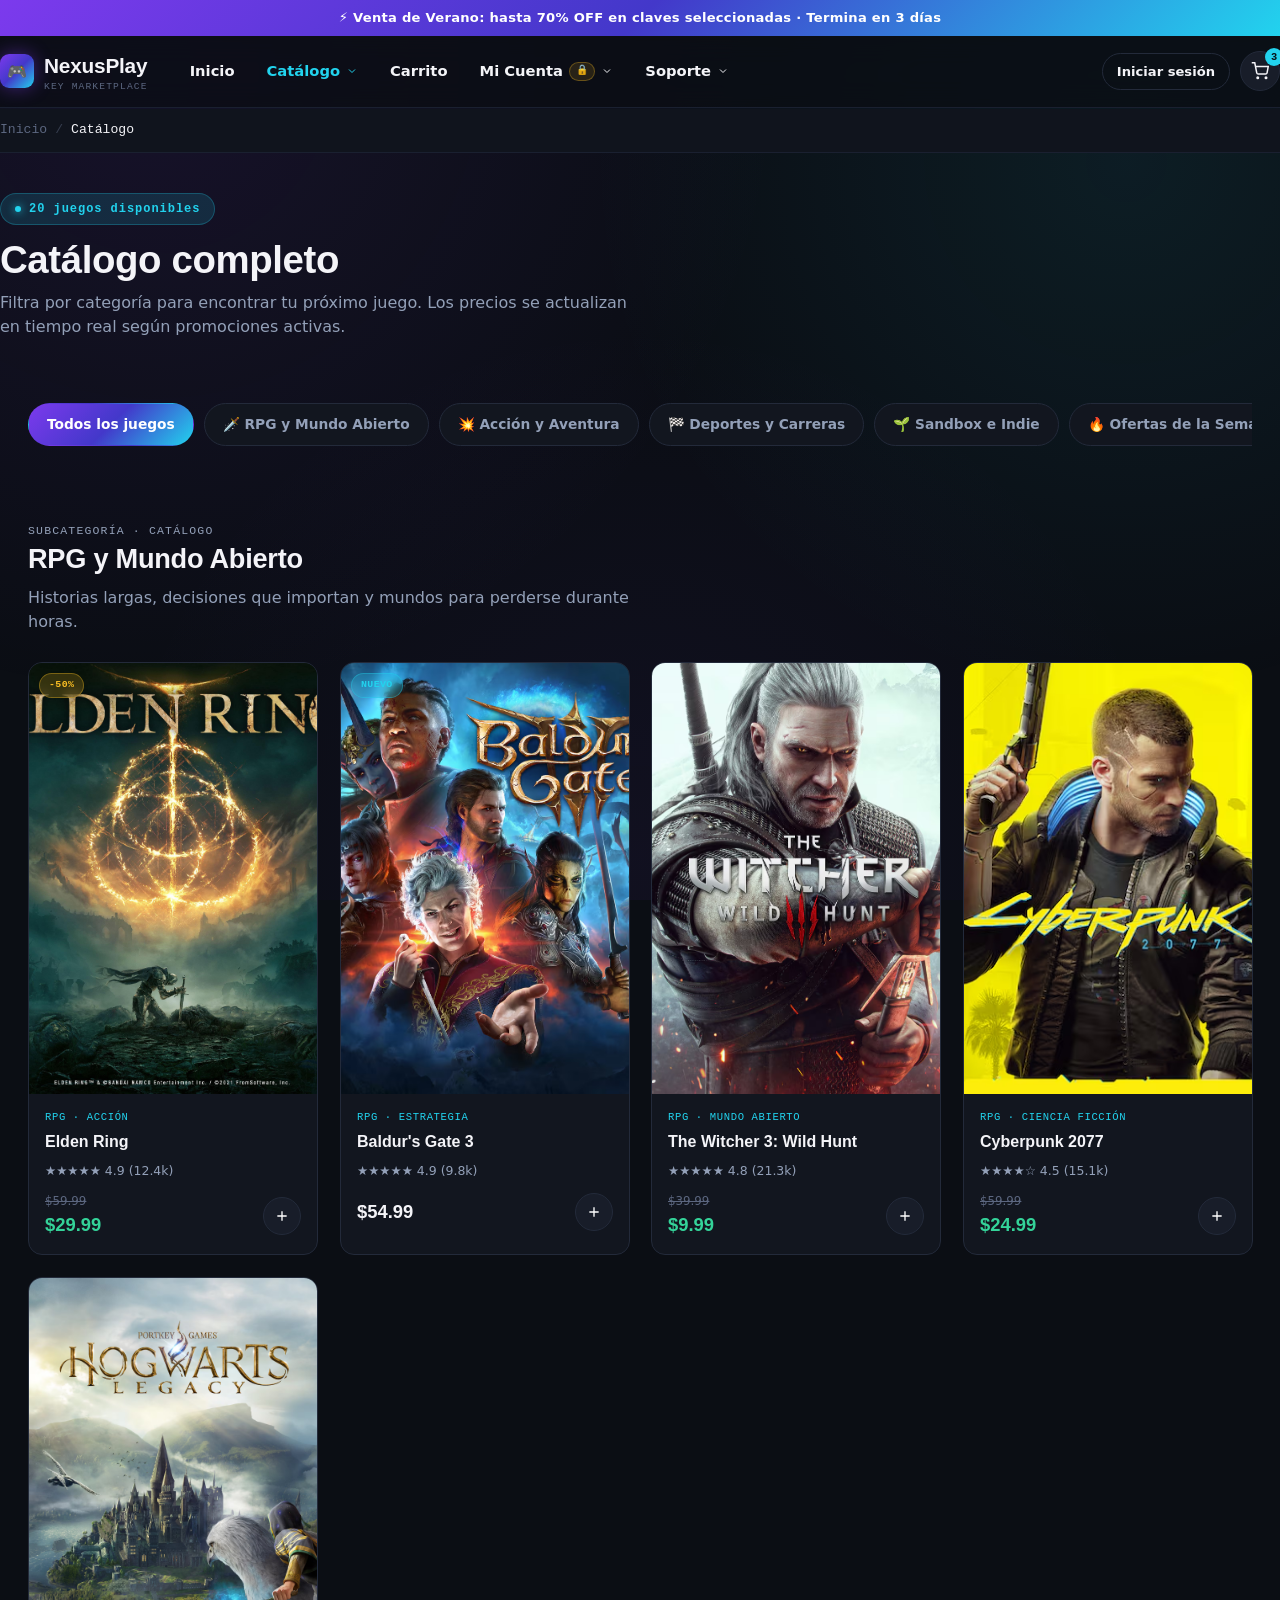
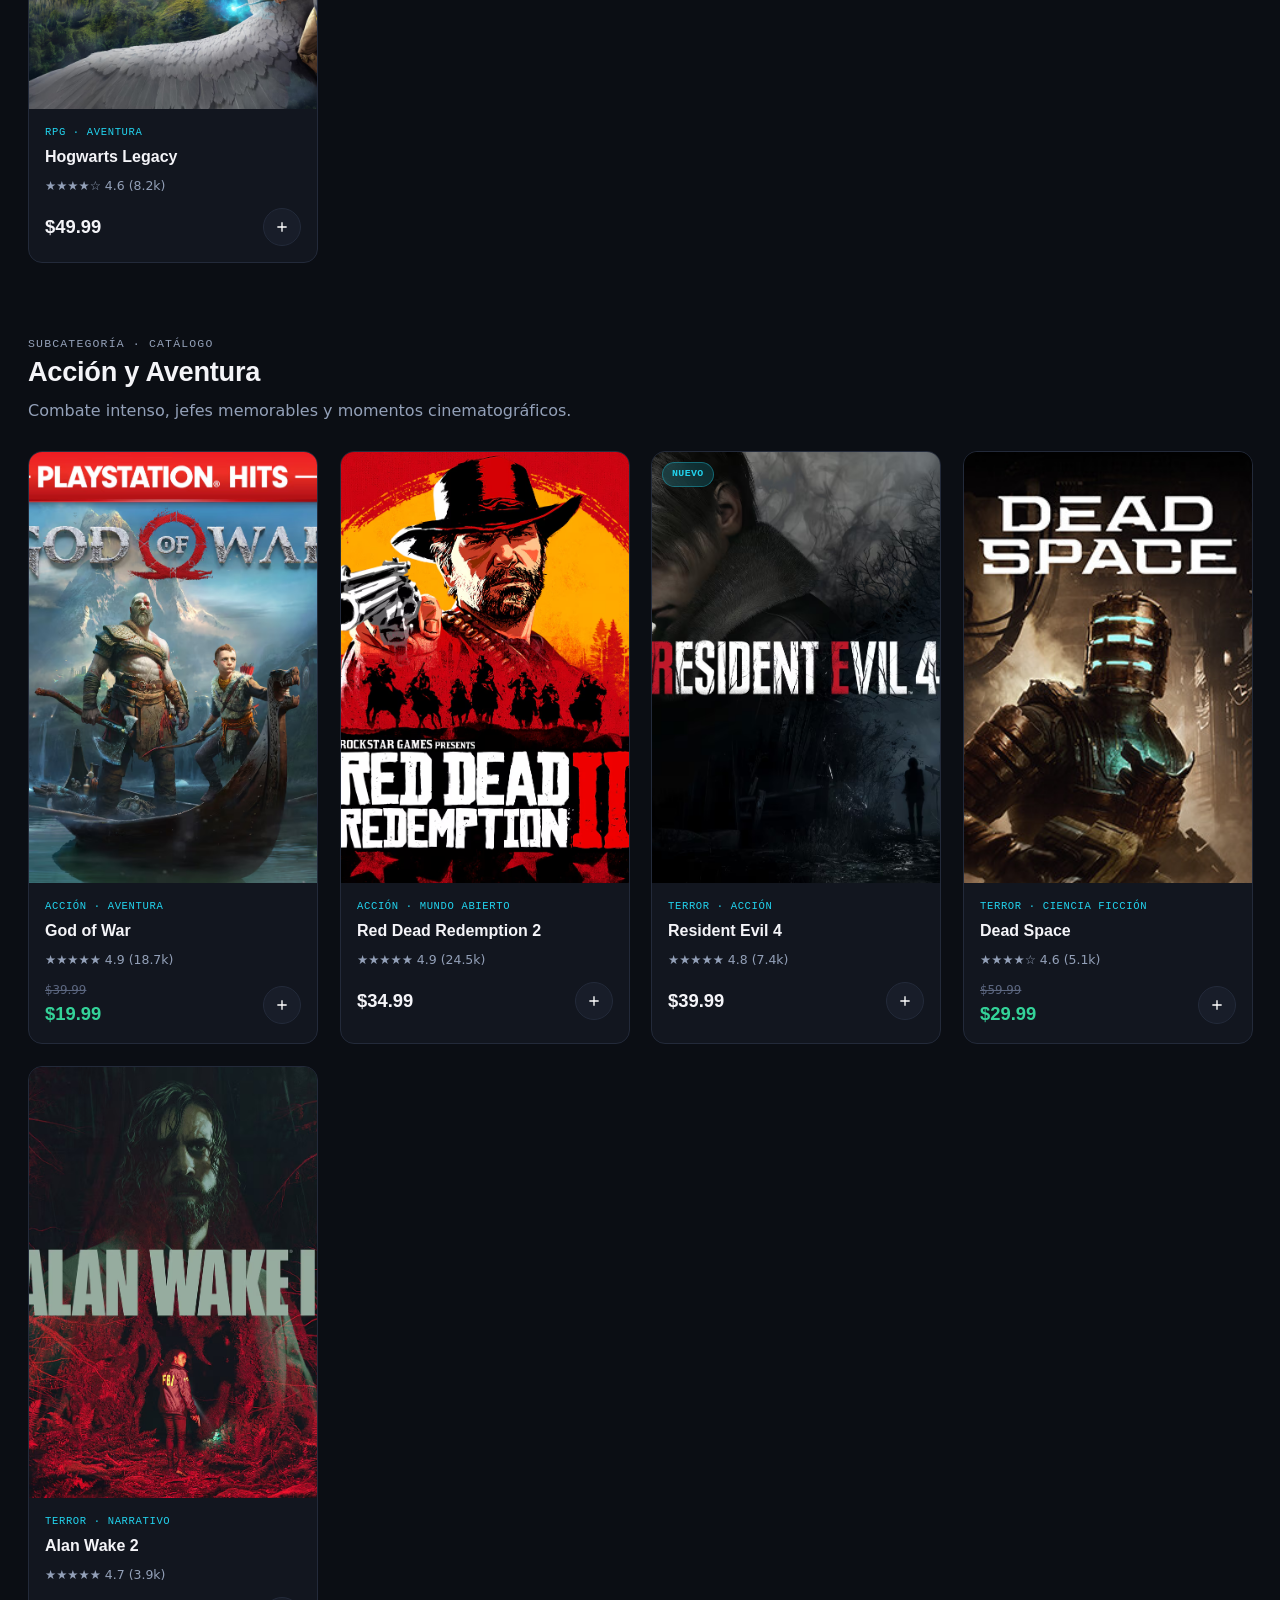
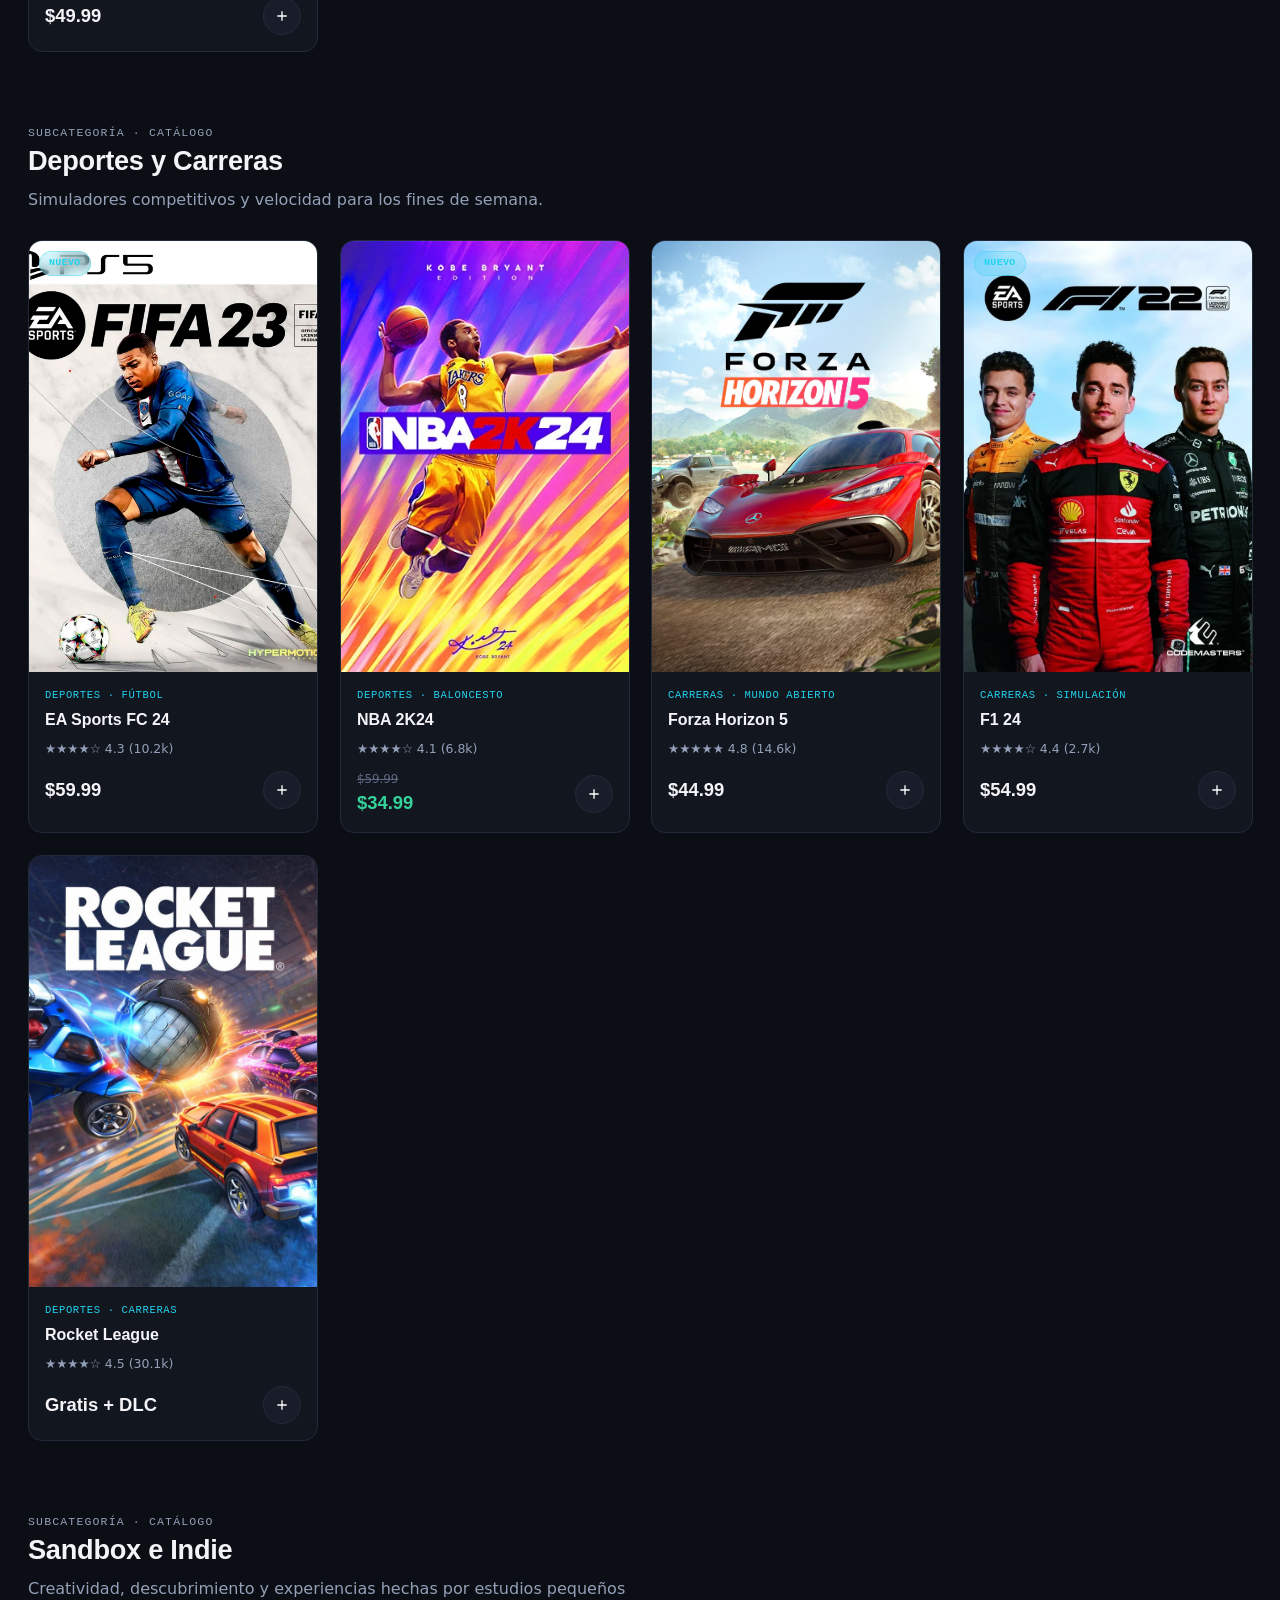
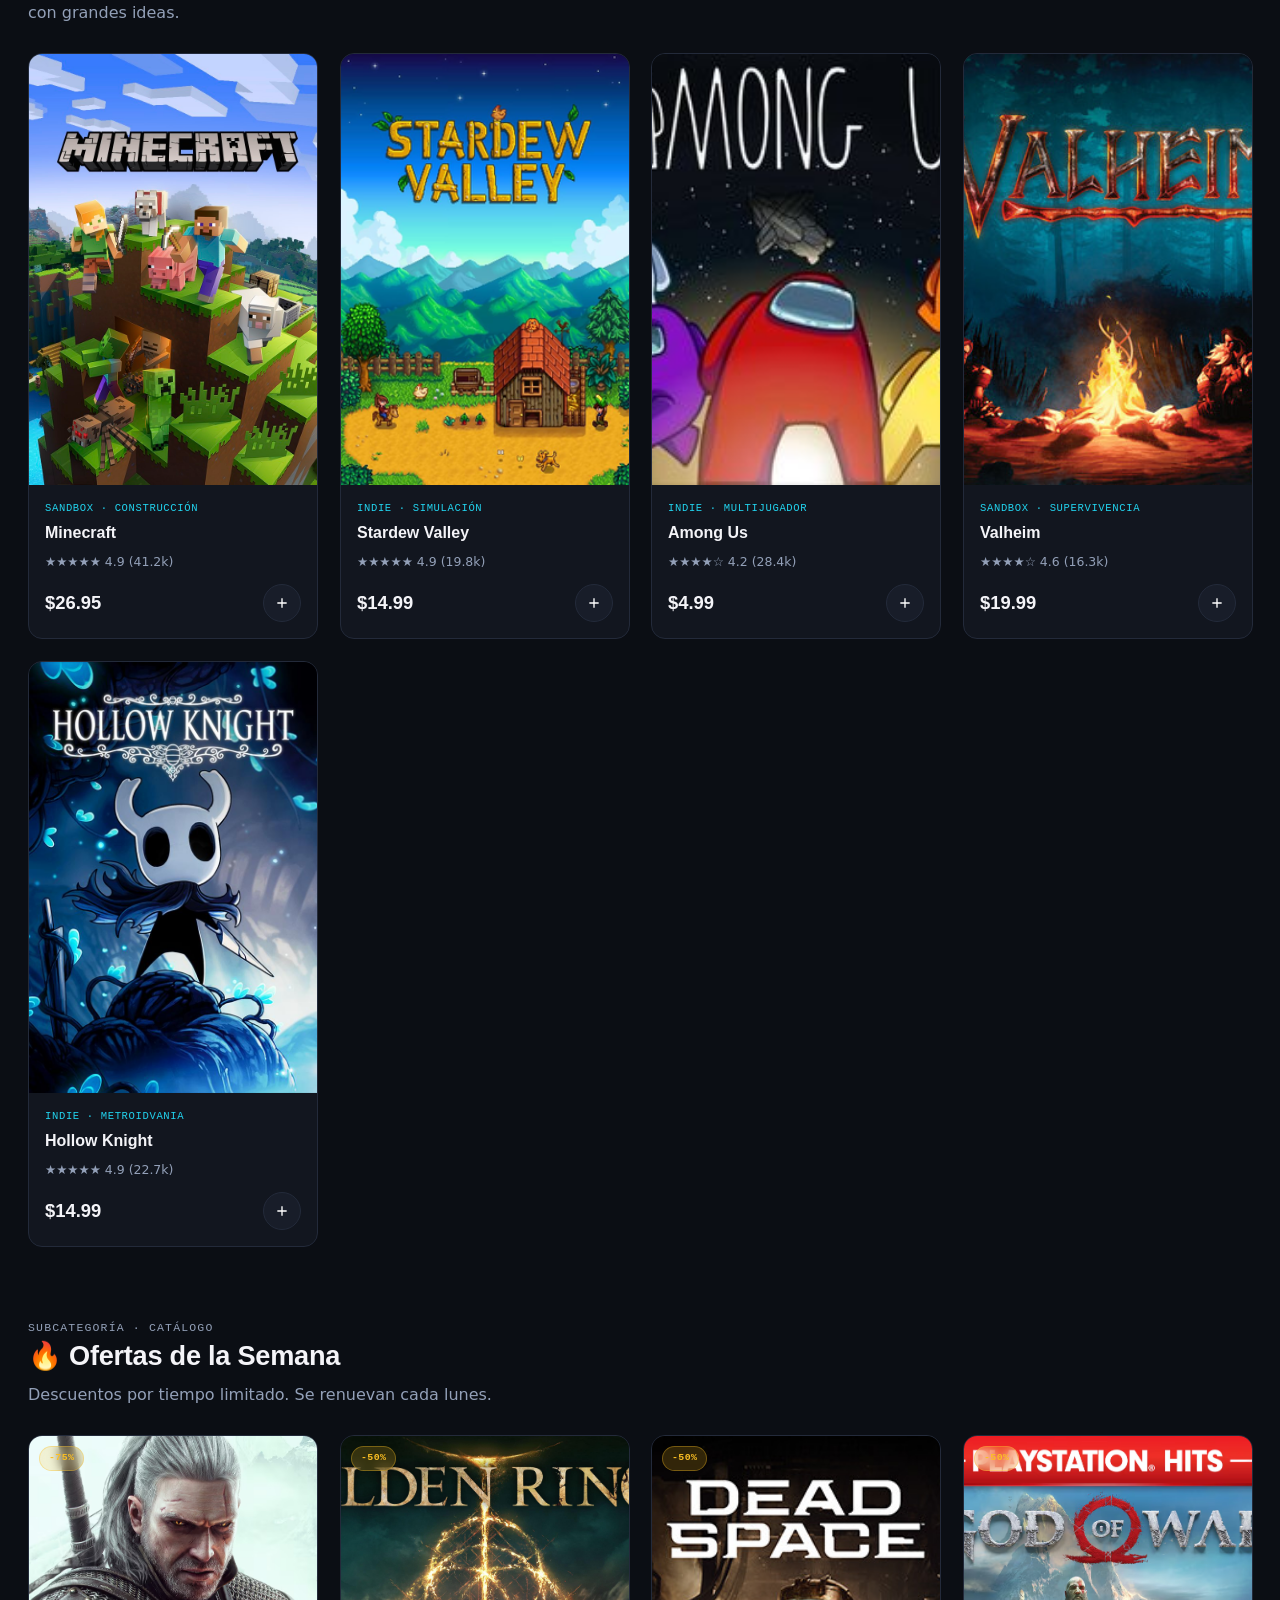
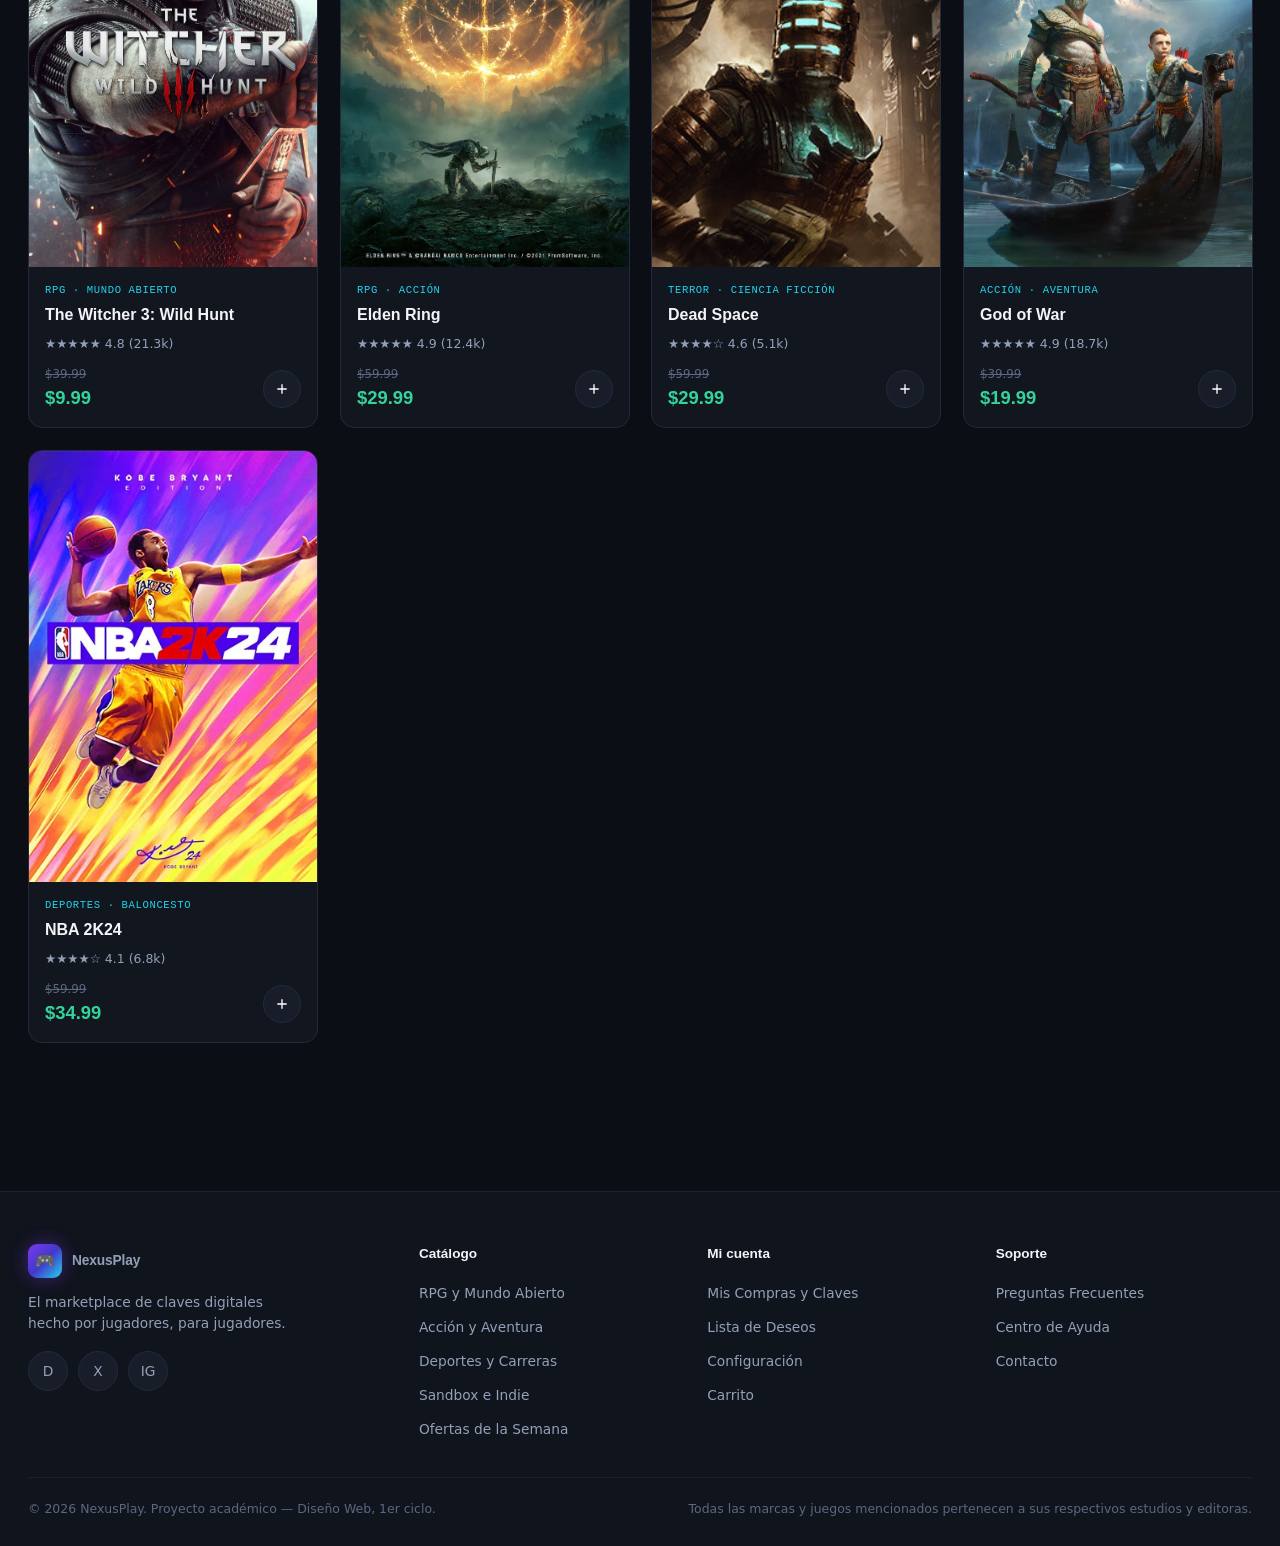
<file: pages/productos.html>
<!DOCTYPE html>
<html lang="es">
<head>
<meta charset="UTF-8">
<meta name="viewport" content="width=device-width, initial-scale=1.0">
<title>Catálogo de Juegos | NexusPlay</title>
<meta name="description" content="Explora más de 20 juegos en 5 categorías: RPG, Acción, Deportes, Indie y Ofertas.">
<link rel="stylesheet" href="../styles/main.css">
</head>
<body>

<div class="announce">⚡ Venta de Verano: hasta 70% OFF en claves seleccionadas · Termina en 3 días</div>

<header class="site-header">
  <div class="wrap nav">
    <a href="../index.html" class="brand">
      <span class="mark">🎮</span>
      <span>NexusPlay<small>KEY MARKETPLACE</small></span>
    </a>

    <ul class="main-nav">
      <li><a href="../index.html" class="nav-link">Inicio</a></li>

      <li class="has-dropdown">
        <a href="productos.html" class="nav-link is-active">
          Catálogo
          <svg width="12" height="12" viewBox="0 0 24 24" fill="none" stroke="currentColor" stroke-width="2"><path d="M6 9l6 6 6-6"/></svg>
        </a>
        <div class="dropdown">
          <a href="productos.html#rpg">RPG y Mundo Abierto<span class="sub-desc">Aventuras épicas y narrativas extensas</span></a>
          <a href="productos.html#accion">Acción y Aventura<span class="sub-desc">Combate, terror y adrenalina</span></a>
          <a href="productos.html#deportes">Deportes y Carreras<span class="sub-desc">Simuladores y velocidad</span></a>
          <a href="productos.html#indie">Sandbox e Indie<span class="sub-desc">Creatividad y experiencias únicas</span></a>
          <a href="productos.html#ofertas">Ofertas de la Semana<span class="sub-desc">Descuentos por tiempo limitado</span></a>
        </div>
      </li>

      <li><a href="carrito.html" class="nav-link">Carrito</a></li>

      <li class="has-dropdown">
        <a href="perfil.html" class="nav-link">
          Mi Cuenta <span class="lock-tag">🔒</span>
          <svg width="12" height="12" viewBox="0 0 24 24" fill="none" stroke="currentColor" stroke-width="2"><path d="M6 9l6 6 6-6"/></svg>
        </a>
        <div class="dropdown">
          <a href="perfil.html#mis-compras">Mis Compras y Claves<span class="sub-desc">Historial y códigos adquiridos</span></a>
          <a href="perfil.html#lista-deseos">Lista de Deseos<span class="sub-desc">Guarda juegos para después</span></a>
          <a href="perfil.html#configuracion">Configuración de Perfil<span class="sub-desc">Datos personales y seguridad</span></a>
        </div>
      </li>

      <li class="has-dropdown">
        <a href="soporte.html" class="nav-link">
          Soporte
          <svg width="12" height="12" viewBox="0 0 24 24" fill="none" stroke="currentColor" stroke-width="2"><path d="M6 9l6 6 6-6"/></svg>
        </a>
        <div class="dropdown">
          <a href="soporte.html#faq">Preguntas Frecuentes<span class="sub-desc">Respuestas inmediatas sin esperar</span></a>
          <a href="soporte.html#ayuda">Centro de Ayuda <span class="lock-tag">🔒</span><span class="sub-desc">Tickets de soporte personalizado</span></a>
          <a href="soporte.html#contacto">Contacto<span class="sub-desc">Escríbenos directamente</span></a>
        </div>
      </li>
    </ul>

    <div class="nav-actions">
      <a href="perfil.html" class="btn btn-ghost btn-sm">Iniciar sesión</a>
      <a href="carrito.html" class="icon-btn" aria-label="Ver carrito">
        <svg viewBox="0 0 24 24" fill="none" stroke="currentColor" stroke-width="2"><circle cx="9" cy="21" r="1"/><circle cx="20" cy="21" r="1"/><path d="M1 1h4l2.68 13.39a2 2 0 002 1.61h9.72a2 2 0 002-1.61L23 6H6"/></svg>
        <span class="badge-count">3</span>
      </a>
      <button class="menu-toggle" aria-label="Abrir menú">
        <svg viewBox="0 0 24 24" fill="none" stroke="currentColor" stroke-width="2"><path d="M3 12h18M3 6h18M3 18h18"/></svg>
      </button>
    </div>
  </div>
</header>

<div class="mobile-drawer">
  <div class="drawer-panel">
    <button class="drawer-close icon-btn" aria-label="Cerrar menú">
      <svg viewBox="0 0 24 24" fill="none" stroke="currentColor" stroke-width="2"><path d="M18 6L6 18M6 6l12 12"/></svg>
    </button>
    <ul class="main-nav">
      <li><a href="../index.html" class="nav-link">Inicio</a></li>
      <li class="has-dropdown">
        <a href="productos.html" class="nav-link is-active">Catálogo</a>
        <div class="dropdown">
          <a href="productos.html#rpg">RPG y Mundo Abierto</a>
          <a href="productos.html#accion">Acción y Aventura</a>
          <a href="productos.html#deportes">Deportes y Carreras</a>
          <a href="productos.html#indie">Sandbox e Indie</a>
          <a href="productos.html#ofertas">Ofertas de la Semana</a>
        </div>
      </li>
      <li><a href="carrito.html" class="nav-link">Carrito</a></li>
      <li class="has-dropdown">
        <a href="perfil.html" class="nav-link">Mi Cuenta 🔒</a>
        <div class="dropdown">
          <a href="perfil.html#mis-compras">Mis Compras y Claves</a>
          <a href="perfil.html#lista-deseos">Lista de Deseos</a>
          <a href="perfil.html#configuracion">Configuración de Perfil</a>
        </div>
      </li>
      <li class="has-dropdown">
        <a href="soporte.html" class="nav-link">Soporte</a>
        <div class="dropdown">
          <a href="soporte.html#faq">Preguntas Frecuentes</a>
          <a href="soporte.html#ayuda">Centro de Ayuda 🔒</a>
          <a href="soporte.html#contacto">Contacto</a>
        </div>
      </li>
    </ul>
  </div>
</div>

<div class="breadcrumb-bar">
  <div class="wrap breadcrumb">
    <a href="../index.html">Inicio</a><span class="sep">/</span><span class="current">Catálogo</span>
  </div>
</div>

<main>
  <div class="page-header wrap">
    <span class="eyebrow"><span class="dot"></span> 20 juegos disponibles</span>
    <h1>Catálogo completo</h1>
    <p>Filtra por categoría para encontrar tu próximo juego. Los precios se actualizan en tiempo real según promociones activas.</p>
  </div>

  <section class="section">
    <div class="wrap">

      <nav class="cat-pills" aria-label="Filtrar por categoría">
        <a href="#" class="cat-pill is-active" data-filter="todos">Todos los juegos</a>
        <a href="#rpg" class="cat-pill" data-filter="rpg">🗡️ RPG y Mundo Abierto</a>
        <a href="#accion" class="cat-pill" data-filter="accion">💥 Acción y Aventura</a>
        <a href="#deportes" class="cat-pill" data-filter="deportes">🏁 Deportes y Carreras</a>
        <a href="#indie" class="cat-pill" data-filter="indie">🌱 Sandbox e Indie</a>
        <a href="#ofertas" class="cat-pill" data-filter="ofertas">🔥 Ofertas de la Semana</a>
      </nav>

      <div id="rpg" class="section-tight">
        <div class="section-head">
          <div>
            <p class="section-tag">Subcategoría · Catálogo</p>
            <h2>RPG y Mundo Abierto</h2>
            <p class="desc">Historias largas, decisiones que importan y mundos para perderse durante horas.</p>
          </div>
        </div>

        <div class="game-grid">
          <a href="#" class="game-card" data-category="rpg">
            <div class="card-glow"></div>
            <div class="card-cover">
              <img src="../images/eldenring.jpg" alt="Carátula de Elden Ring">
              <span class="card-badge"><span class="tag tag-sale">-50%</span></span>
            </div>
            <div class="card-body">
              <p class="card-cat">RPG · Acción</p>
              <h3 class="card-title">Elden Ring</h3>
              <div class="card-rating">★★★★★ 4.9 (12.4k)</div>
              <div class="card-footer">
                <div class="price-block"><span class="old-price">$59.99</span><span class="price on-sale">$29.99</span></div>
                <button class="add-btn" aria-label="Añadir al carrito"><svg viewBox="0 0 24 24" fill="none" stroke="currentColor" stroke-width="2"><path d="M12 5v14M5 12h14"/></svg></button>
              </div>
            </div>
          </a>

          <a href="#" class="game-card" data-category="rpg">
            <div class="card-glow"></div>
            <div class="card-cover">
              <img src="../images/baldursgate.jpg" alt="Carátula de Baldur's Gate 3">
              <span class="card-badge"><span class="tag tag-new">NUEVO</span></span>
            </div>
            <div class="card-body">
              <p class="card-cat">RPG · Estrategia</p>
              <h3 class="card-title">Baldur's Gate 3</h3>
              <div class="card-rating">★★★★★ 4.9 (9.8k)</div>
              <div class="card-footer">
                <div class="price-block"><span class="price">$54.99</span></div>
                <button class="add-btn" aria-label="Añadir al carrito"><svg viewBox="0 0 24 24" fill="none" stroke="currentColor" stroke-width="2"><path d="M12 5v14M5 12h14"/></svg></button>
              </div>
            </div>
          </a>

          <a href="#" class="game-card" data-category="rpg">
            <div class="card-glow"></div>
            <div class="card-cover">
              <img src="../images/thewitcher3.jpg" alt="Carátula de The Witcher 3">
            </div>
            <div class="card-body">
              <p class="card-cat">RPG · Mundo Abierto</p>
              <h3 class="card-title">The Witcher 3: Wild Hunt</h3>
              <div class="card-rating">★★★★★ 4.8 (21.3k)</div>
              <div class="card-footer">
                <div class="price-block"><span class="old-price">$39.99</span><span class="price on-sale">$9.99</span></div>
                <button class="add-btn" aria-label="Añadir al carrito"><svg viewBox="0 0 24 24" fill="none" stroke="currentColor" stroke-width="2"><path d="M12 5v14M5 12h14"/></svg></button>
              </div>
            </div>
          </a>

          <a href="#" class="game-card" data-category="rpg">
            <div class="card-glow"></div>
            <div class="card-cover">
              <img src="../images/cyberpunkn.jpg" alt="Carátula de Cyberpunk 2077">
            </div>
            <div class="card-body">
              <p class="card-cat">RPG · Ciencia Ficción</p>
              <h3 class="card-title">Cyberpunk 2077</h3>
              <div class="card-rating">★★★★☆ 4.5 (15.1k)</div>
              <div class="card-footer">
                <div class="price-block"><span class="old-price">$59.99</span><span class="price on-sale">$24.99</span></div>
                <button class="add-btn" aria-label="Añadir al carrito"><svg viewBox="0 0 24 24" fill="none" stroke="currentColor" stroke-width="2"><path d="M12 5v14M5 12h14"/></svg></button>
              </div>
            </div>
          </a>

          <a href="#" class="game-card" data-category="rpg">
            <div class="card-glow"></div>
            <div class="card-cover">
              <img src="../images/hogwartlegacy.jpg" alt="Carátula de Hogwarts Legacy">
            </div>
            <div class="card-body">
              <p class="card-cat">RPG · Aventura</p>
              <h3 class="card-title">Hogwarts Legacy</h3>
              <div class="card-rating">★★★★☆ 4.6 (8.2k)</div>
              <div class="card-footer">
                <div class="price-block"><span class="price">$49.99</span></div>
                <button class="add-btn" aria-label="Añadir al carrito"><svg viewBox="0 0 24 24" fill="none" stroke="currentColor" stroke-width="2"><path d="M12 5v14M5 12h14"/></svg></button>
              </div>
            </div>
          </a>
        </div>
      </div>

      <div id="accion" class="section-tight">
        <div class="section-head">
          <div>
            <p class="section-tag">Subcategoría · Catálogo</p>
            <h2>Acción y Aventura</h2>
            <p class="desc">Combate intenso, jefes memorables y momentos cinematográficos.</p>
          </div>
        </div>

        <div class="game-grid">
          <a href="#" class="game-card" data-category="accion">
            <div class="card-glow"></div>
            <div class="card-cover">
              <img src="../images/godofwar.jpg" alt="Carátula de God of War">
            </div>
            <div class="card-body">
              <p class="card-cat">Acción · Aventura</p>
              <h3 class="card-title">God of War</h3>
              <div class="card-rating">★★★★★ 4.9 (18.7k)</div>
              <div class="card-footer">
                <div class="price-block"><span class="old-price">$39.99</span><span class="price on-sale">$19.99</span></div>
                <button class="add-btn" aria-label="Añadir al carrito"><svg viewBox="0 0 24 24" fill="none" stroke="currentColor" stroke-width="2"><path d="M12 5v14M5 12h14"/></svg></button>
              </div>
            </div>
          </a>

          <a href="#" class="game-card" data-category="accion">
            <div class="card-glow"></div>
            <div class="card-cover">
              <img src="../images/rdr2.jpg" alt="Carátula de Red Dead Redemption 2">
            </div>
            <div class="card-body">
              <p class="card-cat">Acción · Mundo Abierto</p>
              <h3 class="card-title">Red Dead Redemption 2</h3>
              <div class="card-rating">★★★★★ 4.9 (24.5k)</div>
              <div class="card-footer">
                <div class="price-block"><span class="price">$34.99</span></div>
                <button class="add-btn" aria-label="Añadir al carrito"><svg viewBox="0 0 24 24" fill="none" stroke="currentColor" stroke-width="2"><path d="M12 5v14M5 12h14"/></svg></button>
              </div>
            </div>
          </a>

          <a href="#" class="game-card" data-category="accion">
            <div class="card-glow"></div>
            <div class="card-cover">
              <img src="../images/residentevil4.jpg" alt="Carátula de Resident Evil 4">
              <span class="card-badge"><span class="tag tag-new">NUEVO</span></span>
            </div>
            <div class="card-body">
              <p class="card-cat">Terror · Acción</p>
              <h3 class="card-title">Resident Evil 4</h3>
              <div class="card-rating">★★★★★ 4.8 (7.4k)</div>
              <div class="card-footer">
                <div class="price-block"><span class="price">$39.99</span></div>
                <button class="add-btn" aria-label="Añadir al carrito"><svg viewBox="0 0 24 24" fill="none" stroke="currentColor" stroke-width="2"><path d="M12 5v14M5 12h14"/></svg></button>
              </div>
            </div>
          </a>

          <a href="#" class="game-card" data-category="accion">
            <div class="card-glow"></div>
            <div class="card-cover">
              <img src="../images/deadspace.jpg" alt="Carátula de Dead Space">
            </div>
            <div class="card-body">
              <p class="card-cat">Terror · Ciencia Ficción</p>
              <h3 class="card-title">Dead Space</h3>
              <div class="card-rating">★★★★☆ 4.6 (5.1k)</div>
              <div class="card-footer">
                <div class="price-block"><span class="old-price">$59.99</span><span class="price on-sale">$29.99</span></div>
                <button class="add-btn" aria-label="Añadir al carrito"><svg viewBox="0 0 24 24" fill="none" stroke="currentColor" stroke-width="2"><path d="M12 5v14M5 12h14"/></svg></button>
              </div>
            </div>
          </a>

          <a href="#" class="game-card" data-category="accion">
            <div class="card-glow"></div>
            <div class="card-cover">
              <img src="../images/alanwake2.jpg" alt="Carátula de Alan Wake 2">
            </div>
            <div class="card-body">
              <p class="card-cat">Terror · Narrativo</p>
              <h3 class="card-title">Alan Wake 2</h3>
              <div class="card-rating">★★★★★ 4.7 (3.9k)</div>
              <div class="card-footer">
                <div class="price-block"><span class="price">$49.99</span></div>
                <button class="add-btn" aria-label="Añadir al carrito"><svg viewBox="0 0 24 24" fill="none" stroke="currentColor" stroke-width="2"><path d="M12 5v14M5 12h14"/></svg></button>
              </div>
            </div>
          </a>
        </div>
      </div>

      <div id="deportes" class="section-tight">
        <div class="section-head">
          <div>
            <p class="section-tag">Subcategoría · Catálogo</p>
            <h2>Deportes y Carreras</h2>
            <p class="desc">Simuladores competitivos y velocidad para los fines de semana.</p>
          </div>
        </div>

        <div class="game-grid">
          <a href="#" class="game-card" data-category="deportes">
            <div class="card-glow"></div>
            <div class="card-cover">
              <img src="../images/fifa23.jpg" alt="Carátula de EA Sports FC 24">
              <span class="card-badge"><span class="tag tag-new">NUEVO</span></span>
            </div>
            <div class="card-body">
              <p class="card-cat">Deportes · Fútbol</p>
              <h3 class="card-title">EA Sports FC 24</h3>
              <div class="card-rating">★★★★☆ 4.3 (10.2k)</div>
              <div class="card-footer">
                <div class="price-block"><span class="price">$59.99</span></div>
                <button class="add-btn" aria-label="Añadir al carrito"><svg viewBox="0 0 24 24" fill="none" stroke="currentColor" stroke-width="2"><path d="M12 5v14M5 12h14"/></svg></button>
              </div>
            </div>
          </a>

          <a href="#" class="game-card" data-category="deportes">
            <div class="card-glow"></div>
            <div class="card-cover">
              <img src="../images/nba2k24.jpg" alt="Carátula de NBA 2K24">
            </div>
            <div class="card-body">
              <p class="card-cat">Deportes · Baloncesto</p>
              <h3 class="card-title">NBA 2K24</h3>
              <div class="card-rating">★★★★☆ 4.1 (6.8k)</div>
              <div class="card-footer">
                <div class="price-block"><span class="old-price">$59.99</span><span class="price on-sale">$34.99</span></div>
                <button class="add-btn" aria-label="Añadir al carrito"><svg viewBox="0 0 24 24" fill="none" stroke="currentColor" stroke-width="2"><path d="M12 5v14M5 12h14"/></svg></button>
              </div>
            </div>
          </a>

          <a href="#" class="game-card" data-category="deportes">
            <div class="card-glow"></div>
            <div class="card-cover">
              <img src="../images/forzahorizon5.jpg" alt="Carátula de Forza Horizon 5">
            </div>
            <div class="card-body">
              <p class="card-cat">Carreras · Mundo Abierto</p>
              <h3 class="card-title">Forza Horizon 5</h3>
              <div class="card-rating">★★★★★ 4.8 (14.6k)</div>
              <div class="card-footer">
                <div class="price-block"><span class="price">$44.99</span></div>
                <button class="add-btn" aria-label="Añadir al carrito"><svg viewBox="0 0 24 24" fill="none" stroke="currentColor" stroke-width="2"><path d="M12 5v14M5 12h14"/></svg></button>
              </div>
            </div>
          </a>

          <a href="#" class="game-card" data-category="deportes">
            <div class="card-glow"></div>
            <div class="card-cover">
              <img src="../images/f1.jpg" alt="Carátula de F1 24">
              <span class="card-badge"><span class="tag tag-new">NUEVO</span></span>
            </div>
            <div class="card-body">
              <p class="card-cat">Carreras · Simulación</p>
              <h3 class="card-title">F1 24</h3>
              <div class="card-rating">★★★★☆ 4.4 (2.7k)</div>
              <div class="card-footer">
                <div class="price-block"><span class="price">$54.99</span></div>
                <button class="add-btn" aria-label="Añadir al carrito"><svg viewBox="0 0 24 24" fill="none" stroke="currentColor" stroke-width="2"><path d="M12 5v14M5 12h14"/></svg></button>
              </div>
            </div>
          </a>

          <a href="#" class="game-card" data-category="deportes">
            <div class="card-glow"></div>
            <div class="card-cover">
              <img src="../images/rocket-league.jpg" alt="Carátula de Rocket League">
            </div>
            <div class="card-body">
              <p class="card-cat">Deportes · Carreras</p>
              <h3 class="card-title">Rocket League</h3>
              <div class="card-rating">★★★★☆ 4.5 (30.1k)</div>
              <div class="card-footer">
                <div class="price-block"><span class="price">Gratis + DLC</span></div>
                <button class="add-btn" aria-label="Añadir al carrito"><svg viewBox="0 0 24 24" fill="none" stroke="currentColor" stroke-width="2"><path d="M12 5v14M5 12h14"/></svg></button>
              </div>
            </div>
          </a>
        </div>
      </div>

      <div id="indie" class="section-tight">
        <div class="section-head">
          <div>
            <p class="section-tag">Subcategoría · Catálogo</p>
            <h2>Sandbox e Indie</h2>
            <p class="desc">Creatividad, descubrimiento y experiencias hechas por estudios pequeños con grandes ideas.</p>
          </div>
        </div>

        <div class="game-grid">
          <a href="#" class="game-card" data-category="indie">
            <div class="card-glow"></div>
            <div class="card-cover">
              <img src="../images/minecraft.jpg" alt="Carátula de Minecraft">
            </div>
            <div class="card-body">
              <p class="card-cat">Sandbox · Construcción</p>
              <h3 class="card-title">Minecraft</h3>
              <div class="card-rating">★★★★★ 4.9 (41.2k)</div>
              <div class="card-footer">
                <div class="price-block"><span class="price">$26.95</span></div>
                <button class="add-btn" aria-label="Añadir al carrito"><svg viewBox="0 0 24 24" fill="none" stroke="currentColor" stroke-width="2"><path d="M12 5v14M5 12h14"/></svg></button>
              </div>
            </div>
          </a>

          <a href="#" class="game-card" data-category="indie">
            <div class="card-glow"></div>
            <div class="card-cover">
              <img src="../images/Stardew_Valley.jpg" alt="Carátula de Stardew Valley">
            </div>
            <div class="card-body">
              <p class="card-cat">Indie · Simulación</p>
              <h3 class="card-title">Stardew Valley</h3>
              <div class="card-rating">★★★★★ 4.9 (19.8k)</div>
              <div class="card-footer">
                <div class="price-block"><span class="price">$14.99</span></div>
                <button class="add-btn" aria-label="Añadir al carrito"><svg viewBox="0 0 24 24" fill="none" stroke="currentColor" stroke-width="2"><path d="M12 5v14M5 12h14"/></svg></button>
              </div>
            </div>
          </a>

          <a href="#" class="game-card" data-category="indie">
            <div class="card-glow"></div>
            <div class="card-cover">
              <img src="../images/amongus.jpg" alt="Carátula de Among Us">
            </div>
            <div class="card-body">
              <p class="card-cat">Indie · Multijugador</p>
              <h3 class="card-title">Among Us</h3>
              <div class="card-rating">★★★★☆ 4.2 (28.4k)</div>
              <div class="card-footer">
                <div class="price-block"><span class="price">$4.99</span></div>
                <button class="add-btn" aria-label="Añadir al carrito"><svg viewBox="0 0 24 24" fill="none" stroke="currentColor" stroke-width="2"><path d="M12 5v14M5 12h14"/></svg></button>
              </div>
            </div>
          </a>

          <a href="#" class="game-card" data-category="indie">
            <div class="card-glow"></div>
            <div class="card-cover">
              <img src="../images/valheim.jpg" alt="Carátula de Valheim">
            </div>
            <div class="card-body">
              <p class="card-cat">Sandbox · Supervivencia</p>
              <h3 class="card-title">Valheim</h3>
              <div class="card-rating">★★★★☆ 4.6 (16.3k)</div>
              <div class="card-footer">
                <div class="price-block"><span class="price">$19.99</span></div>
                <button class="add-btn" aria-label="Añadir al carrito"><svg viewBox="0 0 24 24" fill="none" stroke="currentColor" stroke-width="2"><path d="M12 5v14M5 12h14"/></svg></button>
              </div>
            </div>
          </a>

          <a href="#" class="game-card" data-category="indie">
            <div class="card-glow"></div>
            <div class="card-cover">
              <img src="../images/hollownight.jpg" alt="Carátula de Hollow Knight">
            </div>
            <div class="card-body">
              <p class="card-cat">Indie · Metroidvania</p>
              <h3 class="card-title">Hollow Knight</h3>
              <div class="card-rating">★★★★★ 4.9 (22.7k)</div>
              <div class="card-footer">
                <div class="price-block"><span class="price">$14.99</span></div>
                <button class="add-btn" aria-label="Añadir al carrito"><svg viewBox="0 0 24 24" fill="none" stroke="currentColor" stroke-width="2"><path d="M12 5v14M5 12h14"/></svg></button>
              </div>
            </div>
          </a>
        </div>
      </div>

      <div id="ofertas" class="section-tight">
        <div class="section-head">
          <div>
            <p class="section-tag">Subcategoría · Catálogo</p>
            <h2>🔥 Ofertas de la Semana</h2>
            <p class="desc">Descuentos por tiempo limitado. Se renuevan cada lunes.</p>
          </div>
        </div>

        <div class="game-grid">
          <a href="#" class="game-card" data-category="ofertas">
            <div class="card-glow"></div>
            <div class="card-cover">
              <img src="../images/thewitcher3.jpg" alt="Carátula de The Witcher 3">
              <span class="card-badge"><span class="tag tag-sale">-75%</span></span>
            </div>
            <div class="card-body">
              <p class="card-cat">RPG · Mundo Abierto</p>
              <h3 class="card-title">The Witcher 3: Wild Hunt</h3>
              <div class="card-rating">★★★★★ 4.8 (21.3k)</div>
              <div class="card-footer">
                <div class="price-block"><span class="old-price">$39.99</span><span class="price on-sale">$9.99</span></div>
                <button class="add-btn" aria-label="Añadir al carrito"><svg viewBox="0 0 24 24" fill="none" stroke="currentColor" stroke-width="2"><path d="M12 5v14M5 12h14"/></svg></button>
              </div>
            </div>
          </a>

          <a href="#" class="game-card" data-category="ofertas">
            <div class="card-glow"></div>
            <div class="card-cover">
              <img src="../images/eldenring.jpg" alt="Carátula de Elden Ring">
              <span class="card-badge"><span class="tag tag-sale">-50%</span></span>
            </div>
            <div class="card-body">
              <p class="card-cat">RPG · Acción</p>
              <h3 class="card-title">Elden Ring</h3>
              <div class="card-rating">★★★★★ 4.9 (12.4k)</div>
              <div class="card-footer">
                <div class="price-block"><span class="old-price">$59.99</span><span class="price on-sale">$29.99</span></div>
                <button class="add-btn" aria-label="Añadir al carrito"><svg viewBox="0 0 24 24" fill="none" stroke="currentColor" stroke-width="2"><path d="M12 5v14M5 12h14"/></svg></button>
              </div>
            </div>
          </a>

          <a href="#" class="game-card" data-category="ofertas">
            <div class="card-glow"></div>
            <div class="card-cover">
              <img src="../images/deadspace.jpg" alt="Carátula de Dead Space">
              <span class="card-badge"><span class="tag tag-sale">-50%</span></span>
            </div>
            <div class="card-body">
              <p class="card-cat">Terror · Ciencia Ficción</p>
              <h3 class="card-title">Dead Space</h3>
              <div class="card-rating">★★★★☆ 4.6 (5.1k)</div>
              <div class="card-footer">
                <div class="price-block"><span class="old-price">$59.99</span><span class="price on-sale">$29.99</span></div>
                <button class="add-btn" aria-label="Añadir al carrito"><svg viewBox="0 0 24 24" fill="none" stroke="currentColor" stroke-width="2"><path d="M12 5v14M5 12h14"/></svg></button>
              </div>
            </div>
          </a>

          <a href="#" class="game-card" data-category="ofertas">
            <div class="card-glow"></div>
            <div class="card-cover">
              <img src="../images/godofwar.jpg" alt="Carátula de God of War">
              <span class="card-badge"><span class="tag tag-sale">-50%</span></span>
            </div>
            <div class="card-body">
              <p class="card-cat">Acción · Aventura</p>
              <h3 class="card-title">God of War</h3>
              <div class="card-rating">★★★★★ 4.9 (18.7k)</div>
              <div class="card-footer">
                <div class="price-block"><span class="old-price">$39.99</span><span class="price on-sale">$19.99</span></div>
                <button class="add-btn" aria-label="Añadir al carrito"><svg viewBox="0 0 24 24" fill="none" stroke="currentColor" stroke-width="2"><path d="M12 5v14M5 12h14"/></svg></button>
              </div>
            </div>
          </a>

          <a href="#" class="game-card" data-category="ofertas">
            <div class="card-glow"></div>
            <div class="card-cover">
              <img src="../images/nba2k24.jpg"><span class="tag tag-sale">-42%</span></span>
            </div>
            <div class="card-body">
              <p class="card-cat">Deportes · Baloncesto</p>
              <h3 class="card-title">NBA 2K24</h3>
              <div class="card-rating">★★★★☆ 4.1 (6.8k)</div>
              <div class="card-footer">
                <div class="price-block"><span class="old-price">$59.99</span><span class="price on-sale">$34.99</span></div>
                <button class="add-btn" aria-label="Añadir al carrito"><svg viewBox="0 0 24 24" fill="none" stroke="currentColor" stroke-width="2"><path d="M12 5v14M5 12h14"/></svg></button>
              </div>
            </div>
          </a>
        </div>
      </div>

    </div>
  </section>
</main>

<footer class="site-footer">
  <div class="wrap">
    <div class="footer-grid">
      <div class="footer-brand">
        <a href="../index.html" class="brand"><span class="mark">🎮</span><span>NexusPlay</span></a>
        <p>El marketplace de claves digitales hecho por jugadores, para jugadores.</p>
        <div class="footer-social">
          <a href="#" class="icon-btn" aria-label="Discord">D</a>
          <a href="#" class="icon-btn" aria-label="X / Twitter">X</a>
          <a href="#" class="icon-btn" aria-label="Instagram">IG</a>
        </div>
      </div>
      <div>
        <h4>Catálogo</h4>
        <ul>
          <li><a href="productos.html#rpg">RPG y Mundo Abierto</a></li>
          <li><a href="productos.html#accion">Acción y Aventura</a></li>
          <li><a href="productos.html#deportes">Deportes y Carreras</a></li>
          <li><a href="productos.html#indie">Sandbox e Indie</a></li>
          <li><a href="productos.html#ofertas">Ofertas de la Semana</a></li>
        </ul>
      </div>
      <div>
        <h4>Mi cuenta</h4>
        <ul>
          <li><a href="perfil.html#mis-compras">Mis Compras y Claves</a></li>
          <li><a href="perfil.html#lista-deseos">Lista de Deseos</a></li>
          <li><a href="perfil.html#configuracion">Configuración</a></li>
          <li><a href="carrito.html">Carrito</a></li>
        </ul>
      </div>
      <div>
        <h4>Soporte</h4>
        <ul>
          <li><a href="soporte.html#faq">Preguntas Frecuentes</a></li>
          <li><a href="soporte.html#ayuda">Centro de Ayuda</a></li>
          <li><a href="soporte.html#contacto">Contacto</a></li>
        </ul>
      </div>
    </div>
    <div class="footer-bottom">
      <span>© 2026 NexusPlay. Proyecto académico — Diseño Web, 1er ciclo.</span>
      <span>Todas las marcas y juegos mencionados pertenecen a sus respectivos estudios y editoras.</span>
    </div>
  </div>
</footer>

<div class="toast">
  <span class="icon"><svg viewBox="0 0 24 24" fill="none" stroke="currentColor" stroke-width="3"><path d="M20 6L9 17l-5-5"/></svg></span>
  <div><strong>Añadido al carrito</strong><span>Producto agregado correctamente</span></div>
</div>

<script src="../scripts/main.js"></script>
</body>
</html>
</file>
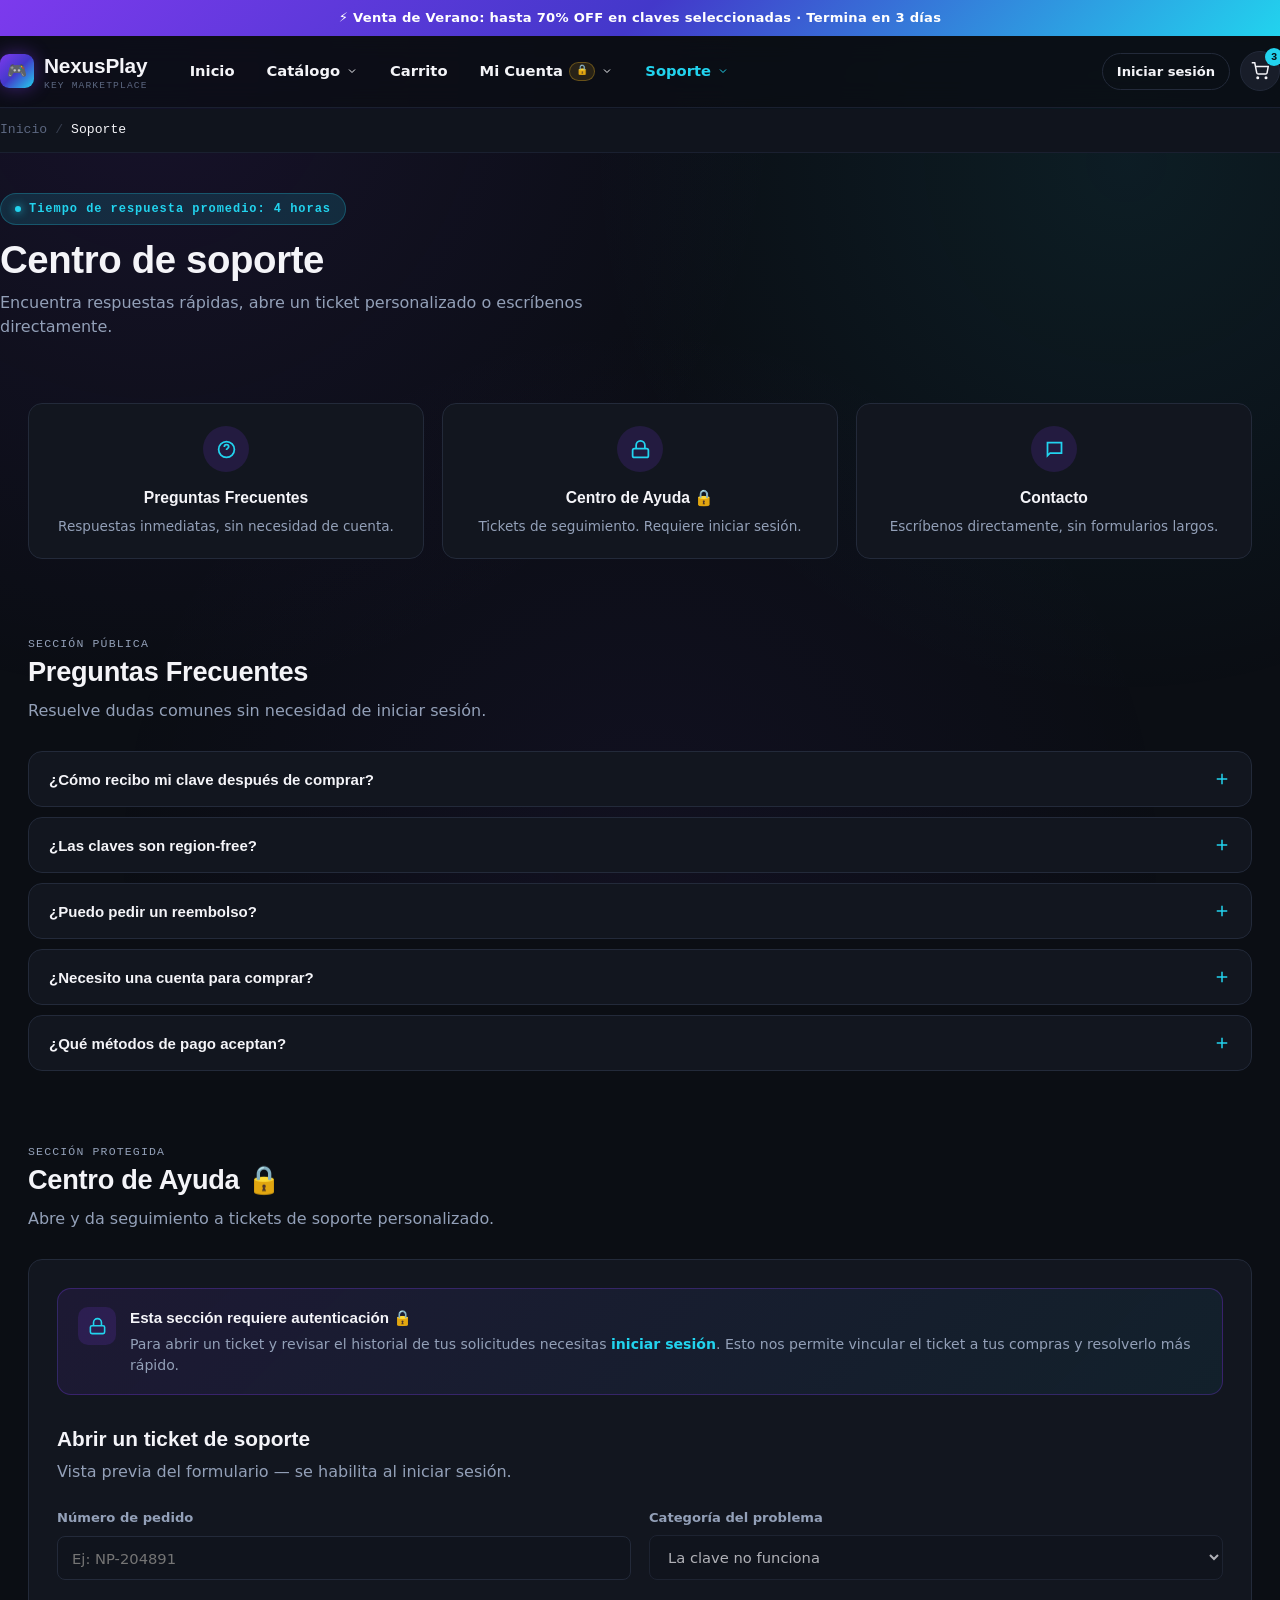
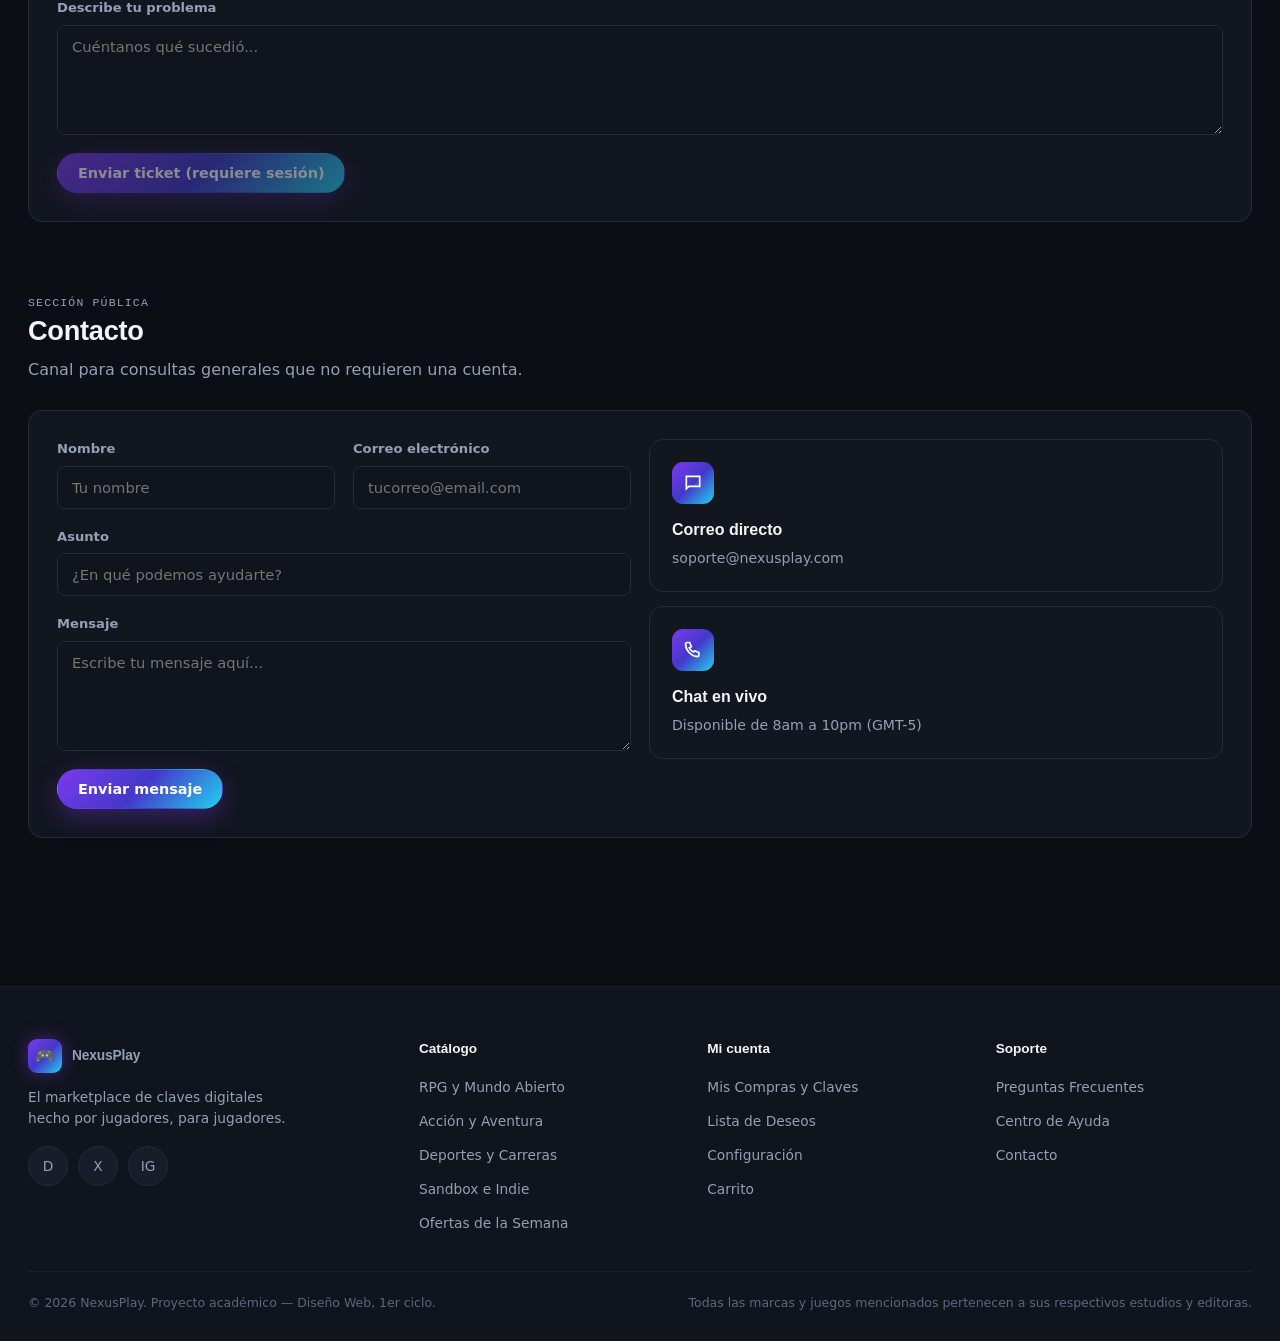
<file: pages/soporte.html>
<!DOCTYPE html>
<html lang="es">
<head>
<meta charset="UTF-8">
<meta name="viewport" content="width=device-width, initial-scale=1.0">
<title>Soporte | NexusPlay</title>
<link rel="stylesheet" href="../styles/main.css">
</head>
<body>

<div class="announce">⚡ Venta de Verano: hasta 70% OFF en claves seleccionadas · Termina en 3 días</div>

<header class="site-header">
  <div class="wrap nav">
    <a href="../index.html" class="brand">
      <span class="mark">🎮</span>
      <span>NexusPlay<small>KEY MARKETPLACE</small></span>
    </a>

    <ul class="main-nav">
      <li><a href="../index.html" class="nav-link">Inicio</a></li>
      <li class="has-dropdown">
        <a href="productos.html" class="nav-link">
          Catálogo
          <svg width="12" height="12" viewBox="0 0 24 24" fill="none" stroke="currentColor" stroke-width="2"><path d="M6 9l6 6 6-6"/></svg>
        </a>
        <div class="dropdown">
          <a href="productos.html#rpg">RPG y Mundo Abierto<span class="sub-desc">Aventuras épicas y narrativas extensas</span></a>
          <a href="productos.html#accion">Acción y Aventura<span class="sub-desc">Combate, terror y adrenalina</span></a>
          <a href="productos.html#deportes">Deportes y Carreras<span class="sub-desc">Simuladores y velocidad</span></a>
          <a href="productos.html#indie">Sandbox e Indie<span class="sub-desc">Creatividad y experiencias únicas</span></a>
          <a href="productos.html#ofertas">Ofertas de la Semana<span class="sub-desc">Descuentos por tiempo limitado</span></a>
        </div>
      </li>
      <li><a href="carrito.html" class="nav-link">Carrito</a></li>
      <li class="has-dropdown">
        <a href="perfil.html" class="nav-link">
          Mi Cuenta <span class="lock-tag">🔒</span>
          <svg width="12" height="12" viewBox="0 0 24 24" fill="none" stroke="currentColor" stroke-width="2"><path d="M6 9l6 6 6-6"/></svg>
        </a>
        <div class="dropdown">
          <a href="perfil.html#mis-compras">Mis Compras y Claves<span class="sub-desc">Historial y códigos adquiridos</span></a>
          <a href="perfil.html#lista-deseos">Lista de Deseos<span class="sub-desc">Guarda juegos para después</span></a>
          <a href="perfil.html#configuracion">Configuración de Perfil<span class="sub-desc">Datos personales y seguridad</span></a>
        </div>
      </li>
      <li class="has-dropdown">
        <a href="soporte.html" class="nav-link is-active">
          Soporte
          <svg width="12" height="12" viewBox="0 0 24 24" fill="none" stroke="currentColor" stroke-width="2"><path d="M6 9l6 6 6-6"/></svg>
        </a>
        <div class="dropdown">
          <a href="soporte.html#faq">Preguntas Frecuentes<span class="sub-desc">Respuestas inmediatas sin esperar</span></a>
          <a href="soporte.html#ayuda">Centro de Ayuda <span class="lock-tag">🔒</span><span class="sub-desc">Tickets de soporte personalizado</span></a>
          <a href="soporte.html#contacto">Contacto<span class="sub-desc">Escríbenos directamente</span></a>
        </div>
      </li>
    </ul>

    <div class="nav-actions">
      <a href="perfil.html" class="btn btn-ghost btn-sm">Iniciar sesión</a>
      <a href="carrito.html" class="icon-btn" aria-label="Ver carrito">
        <svg viewBox="0 0 24 24" fill="none" stroke="currentColor" stroke-width="2"><circle cx="9" cy="21" r="1"/><circle cx="20" cy="21" r="1"/><path d="M1 1h4l2.68 13.39a2 2 0 002 1.61h9.72a2 2 0 002-1.61L23 6H6"/></svg>
        <span class="badge-count">3</span>
      </a>
      <button class="menu-toggle" aria-label="Abrir menú">
        <svg viewBox="0 0 24 24" fill="none" stroke="currentColor" stroke-width="2"><path d="M3 12h18M3 6h18M3 18h18"/></svg>
      </button>
    </div>
  </div>
</header>

<div class="mobile-drawer">
  <div class="drawer-panel">
    <button class="drawer-close icon-btn" aria-label="Cerrar menú">
      <svg viewBox="0 0 24 24" fill="none" stroke="currentColor" stroke-width="2"><path d="M18 6L6 18M6 6l12 12"/></svg>
    </button>
    <ul class="main-nav">
      <li><a href="../index.html" class="nav-link">Inicio</a></li>
      <li class="has-dropdown">
        <a href="productos.html" class="nav-link">Catálogo</a>
        <div class="dropdown">
          <a href="productos.html#rpg">RPG y Mundo Abierto</a>
          <a href="productos.html#accion">Acción y Aventura</a>
          <a href="productos.html#deportes">Deportes y Carreras</a>
          <a href="productos.html#indie">Sandbox e Indie</a>
          <a href="productos.html#ofertas">Ofertas de la Semana</a>
        </div>
      </li>
      <li><a href="carrito.html" class="nav-link">Carrito</a></li>
      <li class="has-dropdown">
        <a href="perfil.html" class="nav-link">Mi Cuenta 🔒</a>
        <div class="dropdown">
          <a href="perfil.html#mis-compras">Mis Compras y Claves</a>
          <a href="perfil.html#lista-deseos">Lista de Deseos</a>
          <a href="perfil.html#configuracion">Configuración de Perfil</a>
        </div>
      </li>
      <li class="has-dropdown">
        <a href="soporte.html" class="nav-link is-active">Soporte</a>
        <div class="dropdown">
          <a href="soporte.html#faq">Preguntas Frecuentes</a>
          <a href="soporte.html#ayuda">Centro de Ayuda 🔒</a>
          <a href="soporte.html#contacto">Contacto</a>
        </div>
      </li>
    </ul>
  </div>
</div>

<div class="breadcrumb-bar">
  <div class="wrap breadcrumb">
    <a href="../index.html">Inicio</a><span class="sep">/</span><span class="current">Soporte</span>
  </div>
</div>

<main>
  <div class="page-header wrap">
    <span class="eyebrow"><span class="dot"></span> Tiempo de respuesta promedio: 4 horas</span>
    <h1>Centro de soporte</h1>
    <p>Encuentra respuestas rápidas, abre un ticket personalizado o escríbenos directamente.</p>
  </div>

  <section class="section">
    <div class="wrap">

      <div class="support-grid">
        <a href="#faq" class="support-card">
          <div class="icon"><svg viewBox="0 0 24 24" fill="none" stroke="currentColor" stroke-width="2"><circle cx="12" cy="12" r="9"/><path d="M9.5 9a2.5 2.5 0 015 0c0 1.5-2.5 2-2.5 3.5M12 17h.01"/></svg></div>
          <h3>Preguntas Frecuentes</h3>
          <p>Respuestas inmediatas, sin necesidad de cuenta.</p>
        </a>
        <a href="#ayuda" class="support-card">
          <div class="icon"><svg viewBox="0 0 24 24" fill="none" stroke="currentColor" stroke-width="2"><rect x="3" y="11" width="18" height="10" rx="2"/><path d="M7 11V7a5 5 0 0110 0v4"/></svg></div>
          <h3>Centro de Ayuda 🔒</h3>
          <p>Tickets de seguimiento. Requiere iniciar sesión.</p>
        </a>
        <a href="#contacto" class="support-card">
          <div class="icon"><svg viewBox="0 0 24 24" fill="none" stroke="currentColor" stroke-width="2"><path d="M4 4h16v12H7l-3 3V4z"/></svg></div>
          <h3>Contacto</h3>
          <p>Escríbenos directamente, sin formularios largos.</p>
        </a>
      </div>

      <div id="faq" class="section-tight">
        <div class="section-head">
          <div>
            <p class="section-tag">Sección pública</p>
            <h2>Preguntas Frecuentes</h2>
            <p class="desc">Resuelve dudas comunes sin necesidad de iniciar sesión.</p>
          </div>
        </div>

        <div class="accordion">
          <div class="acc-item">
            <button class="acc-trigger">¿Cómo recibo mi clave después de comprar?
              <svg viewBox="0 0 24 24" fill="none" stroke="currentColor" stroke-width="2"><path d="M12 5v14M5 12h14"/></svg>
            </button>
            <div class="acc-panel"><div class="acc-panel-inner">Una vez confirmado el pago, tu clave aparece automáticamente en la sección "Mis Compras y Claves" dentro de tu cuenta, y también te llega por correo electrónico en pocos minutos.</div></div>
          </div>
          <div class="acc-item">
            <button class="acc-trigger">¿Las claves son region-free?
              <svg viewBox="0 0 24 24" fill="none" stroke="currentColor" stroke-width="2"><path d="M12 5v14M5 12h14"/></svg>
            </button>
            <div class="acc-panel"><div class="acc-panel-inner">La mayoría de nuestras claves son region-free y funcionan en cualquier país. Cuando un título tiene restricción regional, lo indicamos claramente en la ficha del producto antes de la compra.</div></div>
          </div>
          <div class="acc-item">
            <button class="acc-trigger">¿Puedo pedir un reembolso?
              <svg viewBox="0 0 24 24" fill="none" stroke="currentColor" stroke-width="2"><path d="M12 5v14M5 12h14"/></svg>
            </button>
            <div class="acc-panel"><div class="acc-panel-inner">Sí, aceptamos reembolsos dentro de las 24 horas posteriores a la compra, siempre que la clave no haya sido activada en la plataforma correspondiente.</div></div>
          </div>
          <div class="acc-item">
            <button class="acc-trigger">¿Necesito una cuenta para comprar?
              <svg viewBox="0 0 24 24" fill="none" stroke="currentColor" stroke-width="2"><path d="M12 5v14M5 12h14"/></svg>
            </button>
            <div class="acc-panel"><div class="acc-panel-inner">Puedes navegar el catálogo y armar tu carrito sin iniciar sesión, pero para finalizar el pago y recibir tu clave de forma segura necesitas una cuenta verificada en NexusPlay.</div></div>
          </div>
          <div class="acc-item">
            <button class="acc-trigger">¿Qué métodos de pago aceptan?
              <svg viewBox="0 0 24 24" fill="none" stroke="currentColor" stroke-width="2"><path d="M12 5v14M5 12h14"/></svg>
            </button>
            <div class="acc-panel"><div class="acc-panel-inner">Aceptamos tarjetas de crédito y débito Visa y Mastercard, además de PayPal y transferencia bancaria local para algunos países de Latinoamérica.</div></div>
          </div>
        </div>
      </div>

      <div id="ayuda" class="section-tight">
        <div class="section-head">
          <div>
            <p class="section-tag">Sección protegida</p>
            <h2>Centro de Ayuda 🔒</h2>
            <p class="desc">Abre y da seguimiento a tickets de soporte personalizado.</p>
          </div>
        </div>

        <div class="content-panel">
          <div class="auth-notice">
            <div class="icon"><svg viewBox="0 0 24 24" fill="none" stroke="currentColor" stroke-width="2"><rect x="3" y="11" width="18" height="10" rx="2"/><path d="M7 11V7a5 5 0 0110 0v4"/></svg></div>
            <div>
              <h4>Esta sección requiere autenticación 🔒</h4>
              <p>Para abrir un ticket y revisar el historial de tus solicitudes necesitas <a href="perfil.html">iniciar sesión</a>. Esto nos permite vincular el ticket a tus compras y resolverlo más rápido.</p>
            </div>
          </div>

          <h2>Abrir un ticket de soporte</h2>
          <p class="panel-desc">Vista previa del formulario — se habilita al iniciar sesión.</p>

          <form class="form-grid" onsubmit="event.preventDefault();">
            <div class="form-row">
              <div class="field">
                <label for="orden">Número de pedido</label>
                <input id="orden" type="text" placeholder="Ej: NP-204891" disabled>
              </div>
              <div class="field">
                <label for="categoria-ticket">Categoría del problema</label>
                <select id="categoria-ticket" disabled>
                  <option>La clave no funciona</option>
                  <option>No recibí mi clave</option>
                  <option>Solicitud de reembolso</option>
                  <option>Otro</option>
                </select>
              </div>
            </div>
            <div class="field">
              <label for="detalle-ticket">Describe tu problema</label>
              <textarea id="detalle-ticket" placeholder="Cuéntanos qué sucedió..." disabled></textarea>
            </div>
            <button class="btn btn-primary" disabled style="opacity:0.5; width: fit-content;">Enviar ticket (requiere sesión)</button>
          </form>
        </div>
      </div>

      <div id="contacto" class="section-tight">
        <div class="section-head">
          <div>
            <p class="section-tag">Sección pública</p>
            <h2>Contacto</h2>
            <p class="desc">Canal para consultas generales que no requieren una cuenta.</p>
          </div>
        </div>

        <div class="content-panel">
          <div class="form-row">
            <form class="form-grid" onsubmit="event.preventDefault(); this.reset(); alert('Mensaje enviado (demo sin backend).');">
              <div class="form-row">
                <div class="field">
                  <label for="c-nombre">Nombre</label>
                  <input id="c-nombre" type="text" placeholder="Tu nombre" required>
                </div>
                <div class="field">
                  <label for="c-correo">Correo electrónico</label>
                  <input id="c-correo" type="email" placeholder="tucorreo@email.com" required>
                </div>
              </div>
              <div class="field">
                <label for="c-asunto">Asunto</label>
                <input id="c-asunto" type="text" placeholder="¿En qué podemos ayudarte?" required>
              </div>
              <div class="field">
                <label for="c-mensaje">Mensaje</label>
                <textarea id="c-mensaje" placeholder="Escribe tu mensaje aquí..." required></textarea>
              </div>
              <button class="btn btn-primary" type="submit" style="width: fit-content;">Enviar mensaje</button>
            </form>

            <div>
              <div class="value-card" style="margin-bottom: 14px;">
                <div class="icon"><svg viewBox="0 0 24 24" fill="none" stroke="currentColor" stroke-width="2"><path d="M4 4h16v12H7l-3 3V4z"/></svg></div>
                <h3>Correo directo</h3>
                <p>soporte@nexusplay.com</p>
              </div>
              <div class="value-card">
                <div class="icon"><svg viewBox="0 0 24 24" fill="none" stroke="currentColor" stroke-width="2"><path d="M3 5a2 2 0 012-2h3l2 5-2.5 1.5a11 11 0 005 5L14 13l5 2v3a2 2 0 01-2 2A16 16 0 013 5z"/></svg></div>
                <h3>Chat en vivo</h3>
                <p>Disponible de 8am a 10pm (GMT-5)</p>
              </div>
            </div>
          </div>
        </div>
      </div>

    </div>
  </section>
</main>

<footer class="site-footer">
  <div class="wrap">
    <div class="footer-grid">
      <div class="footer-brand">
        <a href="../index.html" class="brand"><span class="mark">🎮</span><span>NexusPlay</span></a>
        <p>El marketplace de claves digitales hecho por jugadores, para jugadores.</p>
        <div class="footer-social">
          <a href="#" class="icon-btn" aria-label="Discord">D</a>
          <a href="#" class="icon-btn" aria-label="X / Twitter">X</a>
          <a href="#" class="icon-btn" aria-label="Instagram">IG</a>
        </div>
      </div>
      <div>
        <h4>Catálogo</h4>
        <ul>
          <li><a href="productos.html#rpg">RPG y Mundo Abierto</a></li>
          <li><a href="productos.html#accion">Acción y Aventura</a></li>
          <li><a href="productos.html#deportes">Deportes y Carreras</a></li>
          <li><a href="productos.html#indie">Sandbox e Indie</a></li>
          <li><a href="productos.html#ofertas">Ofertas de la Semana</a></li>
        </ul>
      </div>
      <div>
        <h4>Mi cuenta</h4>
        <ul>
          <li><a href="perfil.html#mis-compras">Mis Compras y Claves</a></li>
          <li><a href="perfil.html#lista-deseos">Lista de Deseos</a></li>
          <li><a href="perfil.html#configuracion">Configuración</a></li>
          <li><a href="carrito.html">Carrito</a></li>
        </ul>
      </div>
      <div>
        <h4>Soporte</h4>
        <ul>
          <li><a href="soporte.html#faq">Preguntas Frecuentes</a></li>
          <li><a href="soporte.html#ayuda">Centro de Ayuda</a></li>
          <li><a href="soporte.html#contacto">Contacto</a></li>
        </ul>
      </div>
    </div>
    <div class="footer-bottom">
      <span>© 2026 NexusPlay. Proyecto académico — Diseño Web, 1er ciclo.</span>
      <span>Todas las marcas y juegos mencionados pertenecen a sus respectivos estudios y editoras.</span>
    </div>
  </div>
</footer>

<script src="../scripts/main.js"></script>
</body>
</html>
</file>
<file: styles/main.css>
:root {
  color-scheme: light;
  --bg: #f5f7fb;
  --surface: #ffffff;
  --surface-2: #eef3ff;
  --text: #182235;
  --muted: #5c6b82;
  --line: #c9d3e5;
  --accent: #275efe;
  --accent-soft: rgba(39, 94, 254, 0.12);
  --shadow: 0 14px 30px rgba(18, 31, 53, 0.08);
}

* {
  box-sizing: border-box;
}

html {
  scroll-behavior: smooth;
}

body {
  margin: 0;
  font-family: system-ui, -apple-system, BlinkMacSystemFont, "Segoe UI", sans-serif;
  background: linear-gradient(180deg, #ffffff 0%, var(--bg) 100%);
  color: var(--text);
  line-height: 1.5;
}

a {
  color: inherit;
}

.site {
  max-width: 1120px;
  margin: 0 auto;
  padding: 40px 20px 56px;
}

.hero {
  margin-bottom: 28px;
}

.eyebrow {
  display: inline-block;
  margin: 0 0 12px;
  padding: 6px 12px;
  border: 1px solid var(--line);
  border-radius: 999px;
  background: var(--surface);
  color: var(--muted);
  font-size: 0.9rem;
  font-weight: 600;
}

h1 {
  margin: 0 0 10px;
  font-size: clamp(2rem, 4vw, 3.2rem);
  line-height: 1.1;
}

.lead {
  max-width: 72ch;
  margin: 0;
  color: var(--muted);
  font-size: 1.05rem;
}

.layout,
.page-shell {
  display: grid;
  grid-template-columns: 340px minmax(0, 1fr);
  gap: 24px;
  align-items: start;
}

.panel {
  background: var(--surface);
  border: 1px solid var(--line);
  border-radius: 14px;
  box-shadow: var(--shadow);
}

.tree-panel,
.content-panel,
.sidebar-panel,
.page-content {
  padding: 20px;
}

.panel h2,
.page-content h1 {
  margin: 0;
  font-size: 1.25rem;
}

.section-head {
  margin-bottom: 16px;
}

.section-head p {
  margin: 8px 0 0;
  color: var(--muted);
}

.tree {
  list-style: none;
  margin: 16px 0 0;
  padding-left: 0;
}

.tree ul {
  list-style: none;
  margin: 10px 0 0;
  padding-left: 18px;
  border-left: 1px solid var(--line);
}

.tree > li > ul {
  margin-left: 4px;
}

.tree li {
  position: relative;
  margin: 10px 0;
  padding-left: 18px;
}

.tree li::before {
  content: "";
  position: absolute;
  left: 0;
  top: 0.95em;
  width: 14px;
  height: 1px;
  background: var(--line);
}

.node {
  display: block;
  padding: 10px 12px;
  border-radius: 12px;
  background: var(--surface-2);
  color: var(--text);
  text-decoration: none;
  font-weight: 600;
  transition: background 0.18s ease, transform 0.18s ease, border-color 0.18s ease;
}

.node:hover,
.node:focus-visible,
.tile:hover,
.tile:focus-visible,
.back-link:hover,
.back-link:focus-visible {
  background: var(--accent-soft);
  transform: translateX(2px);
  outline: none;
}

.node-root {
  border: 1px solid #d7e0fb;
  background: linear-gradient(180deg, #ffffff 0%, #f1f5ff 100%);
}

.summary-grid,
.branch-grid {
  display: grid;
  grid-template-columns: repeat(2, minmax(0, 1fr));
  gap: 16px;
}

.tile,
.card {
  display: block;
  padding: 18px;
  border: 1px solid var(--line);
  border-radius: 12px;
  background: #fbfcff;
  text-decoration: none;
  transition: background 0.18s ease, transform 0.18s ease, border-color 0.18s ease;
}

.tile h3,
.card h3 {
  margin: 0 0 8px;
  font-size: 1rem;
}

.tile p,
.card p,
.page-content p,
.note {
  margin: 0;
  color: var(--muted);
}

.note {
  margin-top: 16px;
  padding: 14px 16px;
  border-left: 4px solid var(--accent);
  background: #f7f9ff;
  border-radius: 0 12px 12px 0;
}

.breadcrumb {
  margin: 0 0 10px;
  color: var(--muted);
  font-size: 0.92rem;
}

.back-link {
  display: inline-flex;
  margin-top: 18px;
  padding: 10px 12px;
  border-radius: 12px;
  background: var(--surface-2);
  text-decoration: none;
  font-weight: 600;
}

.page-content {
  display: grid;
  gap: 16px;
}

.page-content h2 {
  margin: 0;
  font-size: 1.7rem;
}

.branch-grid {
  margin-top: 4px;
}

@media (max-width: 900px) {
  .layout,
  .page-shell {
    grid-template-columns: 1fr;
  }

  .summary-grid,
  .branch-grid {
    grid-template-columns: 1fr;
  }
}


@import url('https://fonts.googleapis.com/css2?family=Space+Grotesk:wght@500;600;700&family=Inter:wght@400;500;600;700&family=JetBrains+Mono:wght@500&display=swap');

:root{
  color-scheme: dark;

  --bg:        #0B0E14;
  --bg-soft:   #10141d;
  --surface:   #12161f;
  --surface-2: #181d29;
  --line:      #232a3a;
  --line-soft: #1a2030;

  --text:      #F4F4F8;
  --muted:     #93a0b8;
  --muted-2:   #5c6780;

  --accent:        #7C3AED;   /* violeta neon */
  --accent-2:      #22D3EE;   /* cian */
  --accent-soft:   rgba(124, 58, 237, 0.16);
  --accent2-soft:  rgba(34, 211, 238, 0.14);
  --warn:          #FBBF24;   /* ofertas */
  --ok:            #34D399;
  --danger:        #F25555;

  --grad-brand: linear-gradient(135deg, var(--accent) 0%, #4338ca 50%, var(--accent-2) 100%);
  --grad-card:  linear-gradient(160deg, rgba(124,58,237,0.10), rgba(34,211,238,0.05));

  --radius-sm: 8px;
  --radius: 14px;
  --radius-lg: 22px;

  --shadow-sm: 0 4px 16px rgba(0,0,0,0.35);
  --shadow:    0 16px 40px rgba(0,0,0,0.45);
  --shadow-glow: 0 0 0 1px rgba(124,58,237,0.25), 0 18px 50px rgba(124,58,237,0.18);

  --font-display: 'Space Grotesk', 'Arial Narrow', sans-serif;
  --font-body: 'Inter', system-ui, -apple-system, sans-serif;
  --font-mono: 'JetBrains Mono', monospace;
}

*{ box-sizing: border-box; }
html{ scroll-behavior: smooth; }

@media (prefers-reduced-motion: reduce){
  html{ scroll-behavior: auto; }
  *{ animation-duration: 0.01ms !important; animation-iteration-count: 1 !important; transition-duration: 0.01ms !important; }
}

body{
  margin: 0;
  background: var(--bg);
  color: var(--text);
  font-family: var(--font-body);
  line-height: 1.5;
  font-size: 16px;
  -webkit-font-smoothing: antialiased;
}

a{ color: inherit; text-decoration: none; }
img{ max-width: 100%; display: block; }
ul{ margin: 0; padding: 0; }
button{ font-family: inherit; cursor: pointer; }

::selection{ background: var(--accent); color: #fff; }

:focus-visible{
  outline: 2px solid var(--accent-2);
  outline-offset: 3px;
  border-radius: 4px;
}

body::before{
  content: "";
  position: fixed;
  inset: 0;
  z-index: -1;
  background-image:
    radial-gradient(circle at 12% 8%, rgba(124,58,237,0.10), transparent 45%),
    radial-gradient(circle at 88% 18%, rgba(34,211,238,0.08), transparent 40%),
    radial-gradient(circle at 50% 95%, rgba(124,58,237,0.06), transparent 50%);
  pointer-events: none;
}

.wrap{
  max-width: 1280px;
  margin: 0 auto;
  padding: 0 28px;
}

.announce{
  background: var(--grad-brand);
  color: #fff;
  font-size: 0.82rem;
  font-weight: 600;
  letter-spacing: 0.02em;
  text-align: center;
  padding: 8px 12px;
}

.site-header{
  position: sticky;
  top: 0;
  z-index: 100;
  background: rgba(11,14,20,0.82);
  backdrop-filter: blur(14px) saturate(140%);
  border-bottom: 1px solid var(--line-soft);
}

.nav{
  display: flex;
  align-items: center;
  gap: 28px;
  padding: 14px 0;
}

.brand{
  display: flex;
  align-items: center;
  gap: 10px;
  font-family: var(--font-display);
  font-weight: 700;
  font-size: 1.3rem;
  letter-spacing: -0.01em;
  white-space: nowrap;
}

.brand .mark{
  width: 34px; height: 34px;
  border-radius: 9px;
  background: var(--grad-brand);
  display: grid;
  place-items: center;
  font-size: 1rem;
  position: relative;
  overflow: hidden;
  box-shadow: 0 0 18px rgba(124,58,237,0.45);
}
.brand .mark::after{
  content: "";
  position: absolute;
  inset: 0;
  background: linear-gradient(120deg, transparent 30%, rgba(255,255,255,0.5) 50%, transparent 70%);
  transform: translateX(-100%);
  animation: brandShine 4.5s ease-in-out infinite;
}
@keyframes brandShine{
  0%, 60%{ transform: translateX(-120%); }
  85%, 100%{ transform: translateX(120%); }
}

.brand small{
  display: block;
  font-family: var(--font-mono);
  font-size: 0.6rem;
  font-weight: 500;
  color: var(--muted-2);
  letter-spacing: 0.12em;
  margin-top: -2px;
}

.main-nav{
  display: flex;
  align-items: center;
  gap: 4px;
  list-style: none;
  flex: 1;
}

.main-nav > li{ position: relative; }

.nav-link{
  display: flex;
  align-items: center;
  gap: 6px;
  padding: 10px 14px;
  border-radius: var(--radius-sm);
  font-weight: 600;
  font-size: 0.92rem;
  color: var(--text);
  transition: background 0.18s ease, color 0.18s ease;
}
.nav-link:hover, .nav-link:focus-visible{ background: var(--surface-2); }
.nav-link.is-active{ color: var(--accent-2); }

.lock-tag{
  display: inline-flex;
  align-items: center;
  gap: 3px;
  font-size: 0.62rem;
  font-family: var(--font-mono);
  font-weight: 500;
  color: var(--warn);
  background: rgba(251,191,36,0.12);
  border: 1px solid rgba(251,191,36,0.3);
  padding: 1px 6px;
  border-radius: 999px;
  letter-spacing: 0.03em;
}

.has-dropdown{ position: relative; }
.dropdown{
  position: absolute;
  top: calc(100% + 10px);
  left: 0;
  min-width: 270px;
  background: var(--surface);
  border: 1px solid var(--line);
  border-radius: var(--radius);
  box-shadow: var(--shadow);
  padding: 10px;
  opacity: 0;
  visibility: hidden;
  transform: translateY(-6px);
  transition: opacity 0.18s ease, transform 0.18s ease, visibility 0.18s;
  z-index: 50;
}
.has-dropdown:hover .dropdown,
.has-dropdown:focus-within .dropdown{
  opacity: 1; visibility: visible; transform: translateY(0);
}
.dropdown a{
  display: flex;
  align-items: center;
  justify-content: space-between;
  gap: 8px;
  padding: 10px 12px;
  border-radius: var(--radius-sm);
  font-size: 0.88rem;
  font-weight: 500;
  color: var(--muted);
}
.dropdown a:hover{ background: var(--accent-soft); color: var(--text); }
.dropdown .sub-desc{
  display: block;
  font-size: 0.74rem;
  color: var(--muted-2);
  font-weight: 400;
  margin-top: 2px;
}

.nav-actions{
  display: flex;
  align-items: center;
  gap: 10px;
}

.icon-btn{
  position: relative;
  display: grid;
  place-items: center;
  width: 40px; height: 40px;
  border-radius: 50%;
  background: var(--surface-2);
  border: 1px solid var(--line);
  color: var(--text);
  transition: border-color 0.18s ease, transform 0.18s ease;
}
.icon-btn:hover{ border-color: var(--accent-2); transform: translateY(-2px); }
.icon-btn svg{ width: 18px; height: 18px; }

.badge-count{
  position: absolute;
  top: -4px; right: -4px;
  min-width: 18px; height: 18px;
  border-radius: 999px;
  background: var(--accent-2);
  color: #06131a;
  font-size: 0.65rem;
  font-weight: 700;
  display: grid;
  place-items: center;
  padding: 0 4px;
  font-family: var(--font-mono);
}

.btn{
  display: inline-flex;
  align-items: center;
  justify-content: center;
  gap: 8px;
  padding: 11px 20px;
  border-radius: 999px;
  font-weight: 600;
  font-size: 0.9rem;
  border: 1px solid transparent;
  transition: transform 0.18s ease, box-shadow 0.18s ease, background 0.18s ease, border-color .18s ease;
  white-space: nowrap;
}
.btn-primary{
  background: var(--grad-brand);
  color: #fff;
  box-shadow: 0 8px 24px rgba(124,58,237,0.35);
}
.btn-primary:hover{ transform: translateY(-2px); box-shadow: 0 12px 30px rgba(124,58,237,0.5); }
.btn-ghost{
  background: transparent;
  border-color: var(--line);
  color: var(--text);
}
.btn-ghost:hover{ border-color: var(--accent-2); color: var(--accent-2); }
.btn-block{ width: 100%; }
.btn-sm{ padding: 8px 14px; font-size: 0.82rem; }

.menu-toggle{
  display: none;
  width: 40px; height: 40px;
  border-radius: var(--radius-sm);
  background: var(--surface-2);
  border: 1px solid var(--line);
  align-items: center;
  justify-content: center;
}
.menu-toggle svg{ width: 20px; height: 20px; }

.breadcrumb-bar{
  border-bottom: 1px solid var(--line-soft);
  background: var(--bg-soft);
}
.breadcrumb{
  display: flex;
  align-items: center;
  gap: 8px;
  padding: 12px 0;
  font-size: 0.82rem;
  color: var(--muted-2);
  font-family: var(--font-mono);
}
.breadcrumb a:hover{ color: var(--accent-2); }
.breadcrumb .sep{ opacity: 0.5; }
.breadcrumb .current{ color: var(--text); }

.hero{
  position: relative;
  padding: 64px 0 56px;
  overflow: hidden;
}
.hero-grid{
  display: grid;
  grid-template-columns: minmax(0,1.1fr) minmax(0,0.9fr);
  gap: 48px;
  align-items: center;
}
.eyebrow{
  display: inline-flex;
  align-items: center;
  gap: 8px;
  font-family: var(--font-mono);
  font-size: 0.75rem;
  letter-spacing: 0.08em;
  color: var(--accent-2);
  background: var(--accent2-soft);
  border: 1px solid rgba(34,211,238,0.25);
  padding: 6px 14px;
  border-radius: 999px;
  margin-bottom: 18px;
}
.eyebrow .dot{
  width: 6px; height: 6px; border-radius: 50%;
  background: var(--accent-2);
  box-shadow: 0 0 8px var(--accent-2);
  animation: pulse 1.8s ease-in-out infinite;
}
@keyframes pulse{ 0%,100%{ opacity: 1; } 50%{ opacity: 0.3; } }

.hero h1{
  font-family: var(--font-display);
  font-size: clamp(2.4rem, 4.4vw, 3.6rem);
  line-height: 1.05;
  letter-spacing: -0.02em;
  margin: 0 0 18px;
}
.hero h1 .accent-text{
  background: var(--grad-brand);
  -webkit-background-clip: text;
  background-clip: text;
  color: transparent;
}
.hero .lead{
  font-size: 1.05rem;
  color: var(--muted);
  max-width: 52ch;
  margin: 0 0 28px;
}
.hero-ctas{ display: flex; gap: 14px; flex-wrap: wrap; margin-bottom: 30px; }

.hero-stats{
  display: flex;
  gap: 32px;
  flex-wrap: wrap;
}
.hero-stats .stat strong{
  display: block;
  font-family: var(--font-display);
  font-size: 1.5rem;
  color: var(--text);
}
.hero-stats .stat span{
  font-size: 0.78rem;
  color: var(--muted-2);
  font-family: var(--font-mono);
}

.hero-card-zone{ position: relative; perspective: 1200px; }
.holo-card{
  position: relative;
  border-radius: var(--radius-lg);
  background: var(--surface);
  border: 1px solid var(--line);
  box-shadow: var(--shadow);
  padding: 26px;
  transform-style: preserve-3d;
  transition: transform 0.4s ease;
  overflow: hidden;
}
.holo-card::before{
  content: "";
  position: absolute;
  inset: -2px;
  background: var(--grad-brand);
  opacity: 0.5;
  z-index: -1;
  border-radius: inherit;
  filter: blur(18px);
}
.holo-card .holo-cover{ border-radius: var(--radius); overflow: hidden; margin-bottom: 16px; aspect-ratio: 2/3; }
.holo-card .holo-cover img{ width: 100%; height: 100%; object-fit: cover; }
.holo-card .holo-title{ font-family: var(--font-display); font-weight: 700; font-size: 1.05rem; margin: 0 0 4px;}
.holo-card .holo-meta{ display: flex; justify-content: space-between; align-items: center; margin-top: 14px; }
.holo-price{ font-family: var(--font-display); font-size: 1.3rem; color: var(--ok); }
.holo-price .old{ font-size: 0.8rem; color: var(--muted-2); text-decoration: line-through; margin-right: 6px; }

.section{ padding: 56px 0; }
.section-tight{ padding: 32px 0; }
.section-head{
  display: flex;
  align-items: flex-end;
  justify-content: space-between;
  gap: 20px;
  margin-bottom: 28px;
  flex-wrap: wrap;
}
.section-head h2{
  font-family: var(--font-display);
  font-size: 1.7rem;
  margin: 0 0 6px;
  letter-spacing: -0.01em;
}
.section-head .desc{ color: var(--muted); margin: 0; max-width: 60ch; }
.section-tag{
  font-family: var(--font-mono);
  font-size: 0.72rem;
  letter-spacing: 0.1em;
  color: var(--muted-2);
  text-transform: uppercase;
}

.cat-pills{
  display: flex;
  gap: 10px;
  overflow-x: auto;
  padding-bottom: 6px;
  margin-bottom: 30px;
  scrollbar-width: thin;
}
.cat-pill{
  flex-shrink: 0;
  display: flex;
  align-items: center;
  gap: 8px;
  padding: 10px 18px;
  border-radius: 999px;
  background: var(--surface);
  border: 1px solid var(--line);
  font-size: 0.86rem;
  font-weight: 600;
  color: var(--muted);
  transition: all 0.18s ease;
}
.cat-pill:hover{ color: var(--text); border-color: var(--accent-2); }
.cat-pill.is-active{
  background: var(--grad-brand);
  border-color: transparent;
  color: #fff;
}

.game-grid{
  display: grid;
  grid-template-columns: repeat(4, minmax(0,1fr));
  gap: 22px;
}

.game-card{
  position: relative;
  background: var(--surface);
  border: 1px solid var(--line);
  border-radius: var(--radius);
  overflow: hidden;
  transform-style: preserve-3d;
  transition: transform 0.12s ease-out, box-shadow 0.3s ease, border-color 0.3s ease;
  will-change: transform;
}
.game-card:hover{
  border-color: rgba(124,58,237,0.4);
  box-shadow: var(--shadow-glow);
  z-index: 2;
}

.card-glow{
  position: absolute;
  inset: 0;
  background: radial-gradient(circle 180px at var(--mx,50%) var(--my,50%), rgba(255,255,255,0.10), transparent 70%);
  opacity: 0;
  transition: opacity 0.25s ease;
  pointer-events: none;
  z-index: 3;
}
.game-card:hover .card-glow{ opacity: 1; }

.card-cover{
  position: relative;
  aspect-ratio: 2/3;
  overflow: hidden;
  background: var(--bg-soft);
}
.card-cover img{
  width: 100%; height: 100%;
  object-fit: cover;
  transition: transform 0.5s ease;
}
.game-card:hover .card-cover img{ transform: scale(1.06); }

.card-badge{
  position: absolute;
  top: 10px; left: 10px;
  display: flex; gap: 6px; flex-wrap: wrap;
}
.tag{
  font-family: var(--font-mono);
  font-size: 0.62rem;
  font-weight: 600;
  letter-spacing: 0.04em;
  padding: 4px 9px;
  border-radius: 999px;
  backdrop-filter: blur(6px);
}
.tag-sale{ background: rgba(251,191,36,0.18); color: var(--warn); border: 1px solid rgba(251,191,36,0.35); }
.tag-new{ background: rgba(34,211,238,0.18); color: var(--accent-2); border: 1px solid rgba(34,211,238,0.35); }
.tag-lock{ background: rgba(124,58,237,0.22); color: #d8c4ff; border: 1px solid rgba(124,58,237,0.4); }

.card-platform{
  position: absolute;
  top: 10px; right: 10px;
  background: rgba(11,14,20,0.7);
  border-radius: 999px;
  padding: 5px 8px;
  display: flex; gap: 4px;
}
.card-platform svg{ width: 13px; height: 13px; opacity: 0.85; }

.card-body{ padding: 16px; }
.card-cat{
  font-family: var(--font-mono);
  font-size: 0.66rem;
  letter-spacing: 0.06em;
  color: var(--accent-2);
  text-transform: uppercase;
  margin: 0 0 6px;
}
.card-title{
  font-family: var(--font-display);
  font-weight: 600;
  font-size: 1rem;
  margin: 0 0 10px;
  line-height: 1.25;
}
.card-rating{
  display: flex;
  align-items: center;
  gap: 5px;
  font-size: 0.78rem;
  color: var(--muted);
  margin-bottom: 12px;
}
.card-rating svg{ width: 13px; height: 13px; color: var(--warn); fill: var(--warn); }

.card-footer{
  display: flex;
  align-items: center;
  justify-content: space-between;
  gap: 10px;
}
.price-block .old-price{
  display: block;
  font-size: 0.74rem;
  color: var(--muted-2);
  text-decoration: line-through;
}
.price-block .price{
  font-family: var(--font-display);
  font-weight: 700;
  font-size: 1.15rem;
  color: var(--text);
}
.price-block .price.on-sale{ color: var(--ok); }

.add-btn{
  width: 38px; height: 38px;
  border-radius: 50%;
  background: var(--surface-2);
  border: 1px solid var(--line);
  display: grid;
  place-items: center;
  transition: background 0.2s ease, transform 0.2s ease, border-color 0.2s ease;
}
.add-btn svg{ width: 16px; height: 16px; }
.add-btn:hover{
  background: var(--grad-brand);
  border-color: transparent;
  transform: rotate(90deg) scale(1.05);
}

.grid-footer{
  display: flex;
  justify-content: center;
  margin-top: 36px;
}

.auth-notice{
  display: flex;
  gap: 14px;
  align-items: flex-start;
  background: linear-gradient(135deg, rgba(124,58,237,0.10), rgba(34,211,238,0.06));
  border: 1px solid rgba(124,58,237,0.3);
  border-radius: var(--radius);
  padding: 18px 20px;
  margin-bottom: 28px;
}
.auth-notice .icon{
  flex-shrink: 0;
  width: 38px; height: 38px;
  border-radius: 10px;
  background: var(--accent-soft);
  display: grid;
  place-items: center;
  color: var(--accent-2);
}
.auth-notice .icon svg{ width: 19px; height: 19px; }
.auth-notice h4{ margin: 0 0 4px; font-size: 0.95rem; font-family: var(--font-display); }
.auth-notice p{ margin: 0; color: var(--muted); font-size: 0.88rem; }
.auth-notice a{ color: var(--accent-2); font-weight: 600; }

.value-grid{
  display: grid;
  grid-template-columns: repeat(4, minmax(0,1fr));
  gap: 18px;
}
.value-card{
  background: var(--surface);
  border: 1px solid var(--line);
  border-radius: var(--radius);
  padding: 22px;
}
.value-card .icon{
  width: 42px; height: 42px;
  border-radius: 11px;
  background: var(--grad-brand);
  display: grid; place-items: center;
  margin-bottom: 14px;
  color: #fff;
}
.value-card .icon svg{ width: 20px; height: 20px; }
.value-card h3{ font-family: var(--font-display); font-size: 1rem; margin: 0 0 6px; }
.value-card p{ margin: 0; color: var(--muted); font-size: 0.88rem; }

.page-header{ padding: 40px 0 8px; }
.page-header .eyebrow{ margin-bottom: 14px; }
.page-header h1{
  font-family: var(--font-display);
  font-size: clamp(1.9rem, 3vw, 2.6rem);
  margin: 0 0 10px;
  letter-spacing: -0.01em;
}
.page-header p{ color: var(--muted); max-width: 64ch; margin: 0; }

.layout-2col{
  display: grid;
  grid-template-columns: 260px minmax(0,1fr);
  gap: 28px;
  align-items: start;
}
.side-panel{
  background: var(--surface);
  border: 1px solid var(--line);
  border-radius: var(--radius);
  padding: 18px;
  position: sticky;
  top: 96px;
}
.side-panel .user-mini{
  display: flex;
  align-items: center;
  gap: 12px;
  padding-bottom: 16px;
  margin-bottom: 14px;
  border-bottom: 1px solid var(--line);
}
.user-avatar{
  width: 44px; height: 44px;
  border-radius: 50%;
  background: var(--grad-brand);
  display: grid; place-items: center;
  font-family: var(--font-display);
  font-weight: 700;
  color: #fff;
  flex-shrink: 0;
}
.user-mini strong{ display: block; font-size: 0.9rem; }
.user-mini span{ font-size: 0.76rem; color: var(--muted-2); font-family: var(--font-mono); }

.side-nav{ list-style: none; display: grid; gap: 4px; }
.side-nav a{
  display: flex;
  align-items: center;
  gap: 10px;
  padding: 10px 12px;
  border-radius: var(--radius-sm);
  font-size: 0.88rem;
  font-weight: 500;
  color: var(--muted);
}
.side-nav a:hover{ background: var(--surface-2); color: var(--text); }
.side-nav a.is-active{ background: var(--accent-soft); color: var(--accent-2); font-weight: 600; }
.side-nav svg{ width: 16px; height: 16px; flex-shrink: 0; }
.side-nav .lock-tag{ margin-left: auto; }

.content-panel{
  background: var(--surface);
  border: 1px solid var(--line);
  border-radius: var(--radius);
  padding: 28px;
}
.content-panel h2{
  font-family: var(--font-display);
  font-size: 1.3rem;
  margin: 0 0 6px;
}
.content-panel > p.panel-desc{ color: var(--muted); margin: 0 0 24px; }

.order-table{ width: 100%; border-collapse: collapse; }
.order-table th{
  text-align: left;
  font-family: var(--font-mono);
  font-size: 0.7rem;
  letter-spacing: 0.06em;
  text-transform: uppercase;
  color: var(--muted-2);
  padding: 10px 14px;
  border-bottom: 1px solid var(--line);
}
.order-table td{
  padding: 14px 14px;
  border-bottom: 1px solid var(--line-soft);
  font-size: 0.88rem;
  vertical-align: middle;
}
.order-row-game{ display: flex; align-items: center; gap: 12px; }
.order-row-game img{ width: 42px; height: 56px; object-fit: cover; border-radius: 6px; }
.status-pill{
  font-size: 0.72rem;
  font-weight: 600;
  padding: 4px 10px;
  border-radius: 999px;
  display: inline-block;
}
.status-done{ background: rgba(52,211,153,0.15); color: var(--ok); }
.status-pending{ background: rgba(251,191,36,0.15); color: var(--warn); }
.key-reveal{
  font-family: var(--font-mono);
  font-size: 0.78rem;
  background: var(--surface-2);
  border: 1px dashed var(--line);
  padding: 4px 8px;
  border-radius: 6px;
  letter-spacing: 0.04em;
}

.form-grid{ display: grid; gap: 18px; }
.form-row{ display: grid; gap: 18px; grid-template-columns: repeat(2, minmax(0,1fr)); }
.field{ display: grid; gap: 7px; }
.field label{ font-size: 0.82rem; font-weight: 600; color: var(--muted); }
.field input, .field select, .field textarea{
  background: var(--bg-soft);
  border: 1px solid var(--line);
  border-radius: var(--radius-sm);
  padding: 12px 14px;
  color: var(--text);
  font-family: inherit;
  font-size: 0.92rem;
  transition: border-color 0.18s ease;
}
.field input:focus, .field select:focus, .field textarea:focus{
  outline: none;
  border-color: var(--accent-2);
}
.field textarea{ resize: vertical; min-height: 110px; }
.field-hint{ font-size: 0.76rem; color: var(--muted-2); }
.checkbox-row{ display: flex; align-items: center; gap: 10px; }
.checkbox-row input{ width: 17px; height: 17px; accent-color: var(--accent); }
.checkbox-row label{ font-size: 0.85rem; color: var(--muted); font-weight: 400; }

.cart-layout{ display: grid; grid-template-columns: minmax(0,1fr) 360px; gap: 28px; align-items: start; }
.cart-list{ display: grid; gap: 14px; }
.cart-item{
  display: grid;
  grid-template-columns: 70px minmax(0,1fr) auto auto;
  align-items: center;
  gap: 16px;
  background: var(--surface);
  border: 1px solid var(--line);
  border-radius: var(--radius);
  padding: 14px;
}
.cart-item img{ width: 70px; height: 94px; object-fit: cover; border-radius: 8px; }
.cart-item h4{ margin: 0 0 4px; font-family: var(--font-display); font-size: 0.95rem; }
.cart-item .plat{ font-size: 0.74rem; color: var(--muted-2); font-family: var(--font-mono); }
.qty-control{
  display: flex; align-items: center; gap: 8px;
  background: var(--surface-2);
  border: 1px solid var(--line);
  border-radius: 999px;
  padding: 5px 8px;
}
.qty-control button{ width: 22px; height: 22px; border-radius: 50%; background: none; border: none; color: var(--text); font-size: 1rem; }
.qty-control button:hover{ color: var(--accent-2); }
.cart-item .line-price{ font-family: var(--font-display); font-weight: 700; min-width: 70px; text-align: right; }
.remove-x{ color: var(--muted-2); font-size: 0.78rem; margin-top: 6px; display: inline-block; }
.remove-x:hover{ color: var(--danger); }

.summary-box{
  background: var(--surface);
  border: 1px solid var(--line);
  border-radius: var(--radius);
  padding: 22px;
  position: sticky;
  top: 96px;
}
.summary-box h3{ font-family: var(--font-display); margin: 0 0 16px; font-size: 1.05rem; }
.summary-row{ display: flex; justify-content: space-between; font-size: 0.88rem; color: var(--muted); padding: 8px 0; }
.summary-row.total{ color: var(--text); font-weight: 700; font-size: 1.1rem; border-top: 1px solid var(--line); margin-top: 8px; padding-top: 14px; }
.promo-row{ display: flex; gap: 8px; margin: 14px 0; }
.promo-row input{ flex: 1; }

.checkout-steps{ display: flex; gap: 0; margin-bottom: 28px; }
.checkout-steps .step{
  flex: 1;
  text-align: center;
  padding: 12px 8px;
  border-bottom: 3px solid var(--line);
  font-size: 0.8rem;
  font-weight: 600;
  color: var(--muted-2);
  font-family: var(--font-mono);
}
.checkout-steps .step.is-active{ border-color: var(--accent-2); color: var(--text); }
.checkout-steps .step.is-done{ border-color: var(--ok); color: var(--ok); }

.accordion{ display: grid; gap: 10px; }
.acc-item{
  background: var(--surface);
  border: 1px solid var(--line);
  border-radius: var(--radius);
  overflow: hidden;
}
.acc-trigger{
  width: 100%;
  display: flex;
  align-items: center;
  justify-content: space-between;
  gap: 14px;
  padding: 18px 20px;
  background: none;
  border: none;
  color: var(--text);
  font-family: var(--font-display);
  font-size: 0.94rem;
  font-weight: 600;
  text-align: left;
}
.acc-trigger svg{ width: 18px; height: 18px; flex-shrink: 0; transition: transform 0.25s ease; color: var(--accent-2); }
.acc-item.is-open .acc-trigger svg{ transform: rotate(45deg); }
.acc-panel{
  max-height: 0;
  overflow: hidden;
  transition: max-height 0.3s ease;
}
.acc-panel-inner{ padding: 0 20px 20px; color: var(--muted); font-size: 0.9rem; line-height: 1.6; }

.support-grid{ display: grid; grid-template-columns: repeat(3, minmax(0,1fr)); gap: 18px; margin-bottom: 36px; }
.support-card{
  background: var(--surface);
  border: 1px solid var(--line);
  border-radius: var(--radius);
  padding: 22px;
  text-align: center;
  transition: transform 0.2s ease, border-color 0.2s ease;
}
.support-card:hover{ transform: translateY(-4px); border-color: var(--accent-2); }
.support-card .icon{
  width: 46px; height: 46px;
  margin: 0 auto 14px;
  border-radius: 50%;
  background: var(--accent-soft);
  display: grid; place-items: center;
  color: var(--accent-2);
}
.support-card .icon svg{ width: 21px; height: 21px; }
.support-card h3{ font-family: var(--font-display); font-size: 0.98rem; margin: 0 0 6px; }
.support-card p{ color: var(--muted); font-size: 0.85rem; margin: 0; }

.site-footer{
  border-top: 1px solid var(--line-soft);
  background: var(--bg-soft);
  margin-top: 60px;
  padding: 52px 0 28px;
}
.footer-grid{
  display: grid;
  grid-template-columns: 1.4fr 1fr 1fr 1fr;
  gap: 32px;
  margin-bottom: 36px;
}
.footer-grid h4{
  font-family: var(--font-display);
  font-size: 0.85rem;
  margin: 0 0 16px;
  color: var(--text);
}
.footer-grid ul{ list-style: none; display: grid; gap: 10px; }
.footer-grid a{ color: var(--muted); font-size: 0.86rem; }
.footer-grid a:hover{ color: var(--accent-2); }
.footer-brand p{ color: var(--muted); font-size: 0.86rem; max-width: 32ch; margin: 14px 0 18px; }
.footer-social{ display: flex; gap: 10px; }
.footer-bottom{
  display: flex;
  justify-content: space-between;
  align-items: center;
  padding-top: 22px;
  border-top: 1px solid var(--line-soft);
  font-size: 0.78rem;
  color: var(--muted-2);
  flex-wrap: wrap;
  gap: 12px;
}

.mt-0{ margin-top: 0 !important; }
.text-center{ text-align: center; }
.visually-hidden{
  position: absolute; width: 1px; height: 1px;
  overflow: hidden; clip: rect(0 0 0 0); white-space: nowrap;
}

.toast{
  position: fixed;
  bottom: 26px;
  right: 26px;
  background: var(--surface);
  border: 1px solid var(--accent);
  box-shadow: var(--shadow-glow);
  border-radius: var(--radius);
  padding: 14px 18px;
  display: flex;
  align-items: center;
  gap: 12px;
  z-index: 999;
  transform: translateY(120%);
  opacity: 0;
  transition: transform 0.35s cubic-bezier(.2,.9,.3,1.2), opacity 0.3s ease;
}
.toast.is-visible{ transform: translateY(0); opacity: 1; }
.toast .icon{ width: 30px; height: 30px; border-radius: 50%; background: var(--ok); display: grid; place-items: center; flex-shrink: 0; }
.toast .icon svg{ width: 15px; height: 15px; color: #06251a; }
.toast strong{ display: block; font-size: 0.86rem; }
.toast span{ font-size: 0.76rem; color: var(--muted); }

@media (max-width: 1080px){
  .game-grid{ grid-template-columns: repeat(3, minmax(0,1fr)); }
  .value-grid{ grid-template-columns: repeat(2, minmax(0,1fr)); }
  .hero-grid{ grid-template-columns: 1fr; }
  .hero-card-zone{ max-width: 360px; }
  .cart-layout{ grid-template-columns: 1fr; }
  .support-grid{ grid-template-columns: repeat(2, minmax(0,1fr)); }
}

@media (max-width: 860px){
  .main-nav, .nav-actions .btn-ghost{ display: none; }
  .menu-toggle{ display: flex; }
  .layout-2col{ grid-template-columns: 1fr; }
  .side-panel{ position: static; }
  .footer-grid{ grid-template-columns: repeat(2, minmax(0,1fr)); }
}

@media (max-width: 640px){
  .game-grid{ grid-template-columns: repeat(2, minmax(0,1fr)); }
  .value-grid{ grid-template-columns: 1fr; }
  .form-row{ grid-template-columns: 1fr; }
  .cart-item{ grid-template-columns: 56px minmax(0,1fr); grid-template-rows: auto auto; }
  .cart-item .qty-control{ grid-column: 2; }
  .support-grid{ grid-template-columns: 1fr; }
  .footer-grid{ grid-template-columns: 1fr; }
  .footer-bottom{ flex-direction: column; align-items: flex-start; }
}

.mobile-drawer{
  position: fixed;
  inset: 0;
  background: rgba(5,7,11,0.6);
  z-index: 200;
  opacity: 0;
  visibility: hidden;
  transition: opacity 0.25s ease, visibility 0.25s;
}
.mobile-drawer.is-open{ opacity: 1; visibility: visible; }
.drawer-panel{
  position: absolute;
  top: 0; right: 0;
  width: min(82vw, 340px);
  height: 100%;
  background: var(--surface);
  border-left: 1px solid var(--line);
  padding: 22px;
  transform: translateX(100%);
  transition: transform 0.3s ease;
  overflow-y: auto;
}
.mobile-drawer.is-open .drawer-panel{ transform: translateX(0); }
.drawer-close{ float: right; }
.drawer-panel .main-nav{ flex-direction: column; align-items: stretch; margin-top: 40px; }
.drawer-panel .has-dropdown .dropdown{
  position: static; opacity: 1; visibility: visible; transform: none;
  display: none; box-shadow: none; margin-top: 4px; border: none; background: var(--surface-2);
}
.drawer-panel .has-dropdown.is-expanded .dropdown{ display: block; }
</file>
